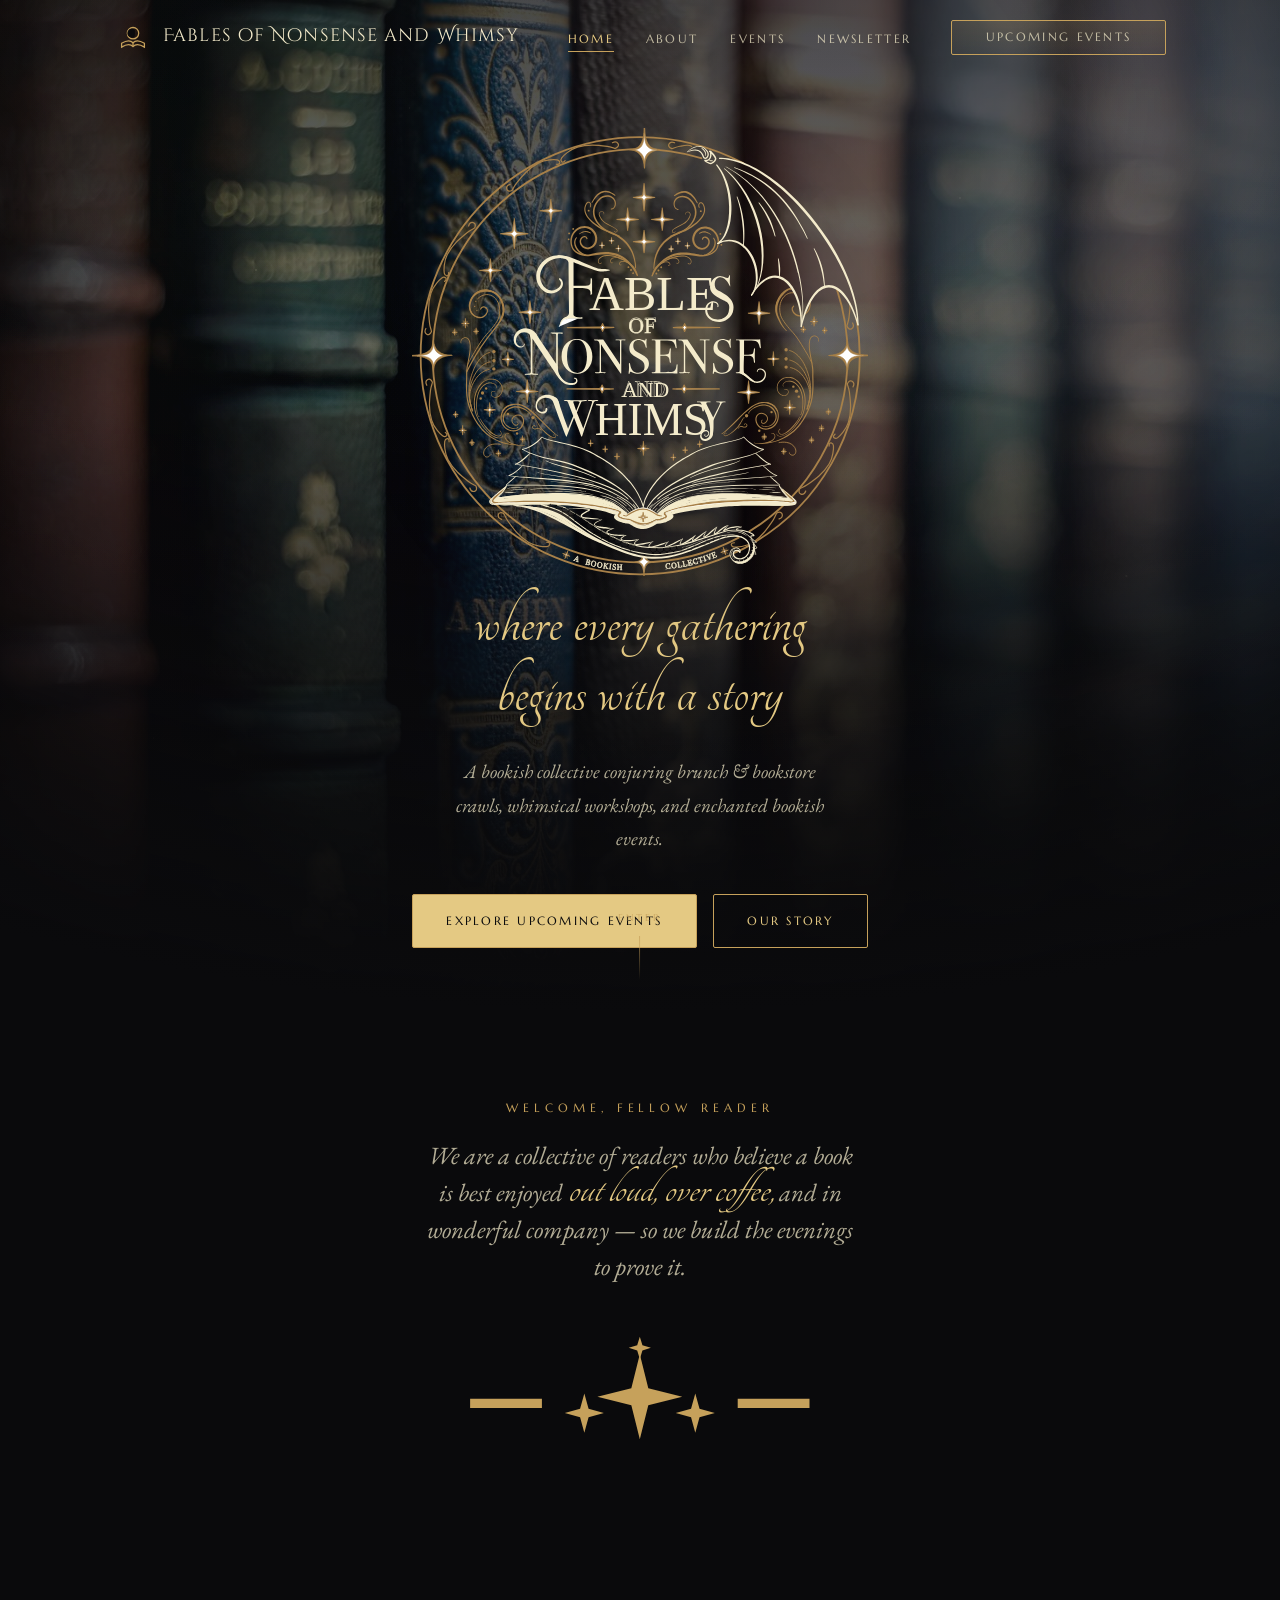
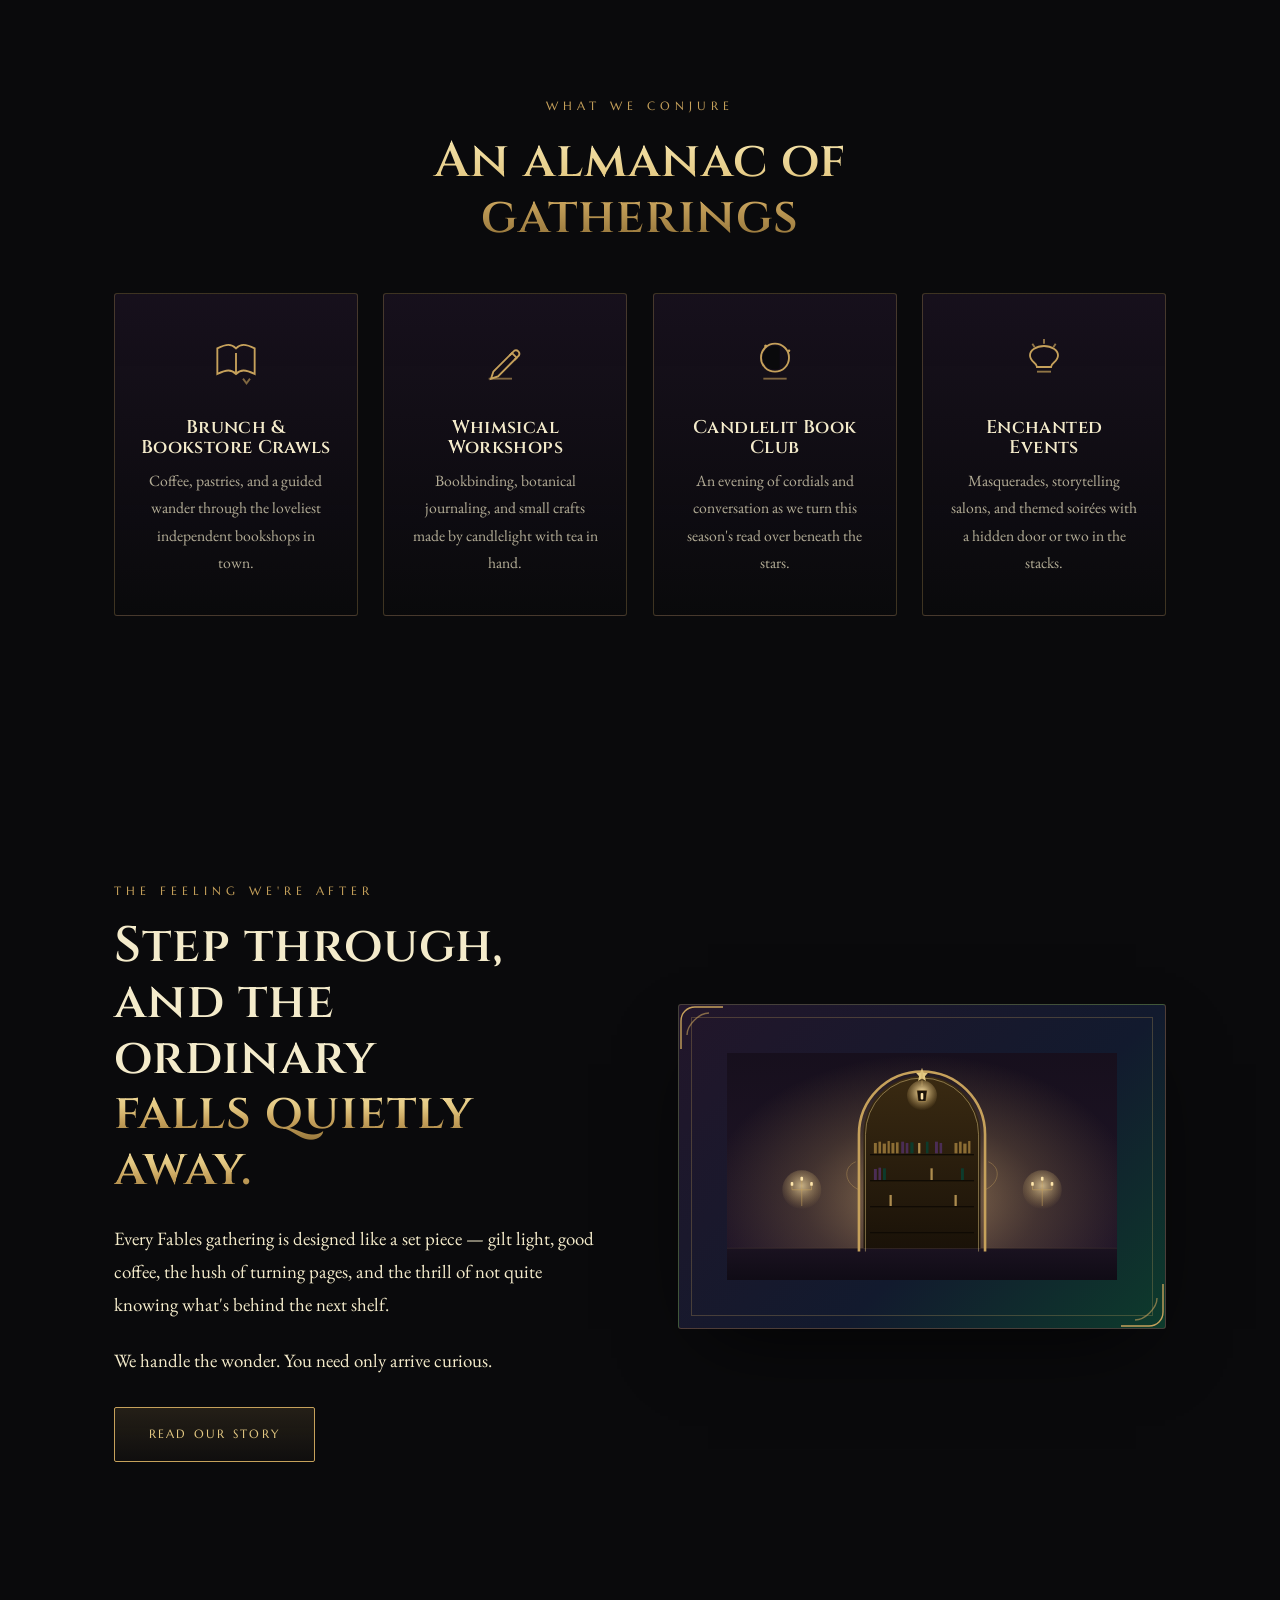
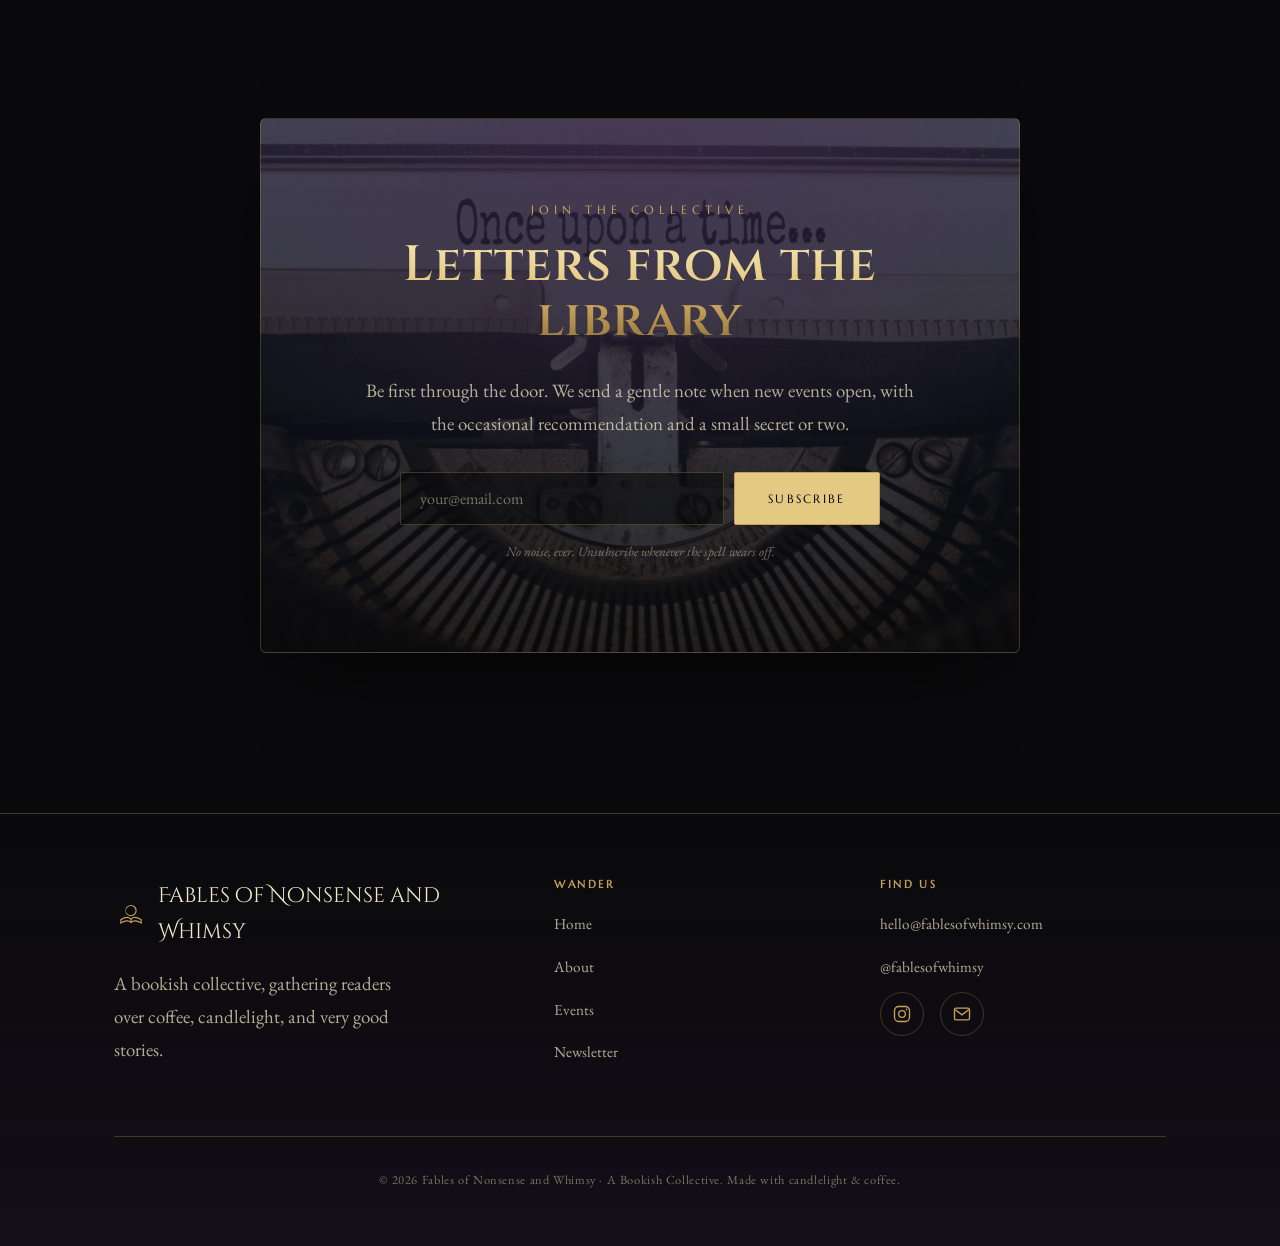
<file: index.html>
<!doctype html>
<html lang="en">
<head>
<meta charset="utf-8">
<meta name="viewport" content="width=device-width, initial-scale=1">
<title>Fables of Nonsense and Whimsy · A Bookish Collective</title>
<meta name="description" content="Fables of Nonsense and Whimsy is a bookish collective hosting brunch & bookstore crawls, whimsical workshops, a candlelit book club, and enchanted bookish events. Magic meets art nouveau.">
<link rel="icon" href="assets/logo/fables-logo.svg">
<meta property="og:title" content="Fables of Nonsense and Whimsy · A Bookish Collective">
<meta property="og:description" content="Brunch & bookstore crawls, whimsical workshops, book club, and enchanted bookish events.">
<meta property="og:type" content="website">
<link rel="preconnect" href="https://fonts.googleapis.com">
<link rel="preconnect" href="https://fonts.gstatic.com" crossorigin>
<link href="https://fonts.googleapis.com/css2?family=Cinzel:wght@400;500;600&family=Cinzel+Decorative:wght@400;700&family=EB+Garamond:ital,wght@0,400;0,500;1,400&family=Marcellus&family=Tangerine:wght@400;700&display=swap" rel="stylesheet">
<link rel="stylesheet" href="assets/css/style.css">
</head>
<body>

<!-- ============ HEADER ============ -->
<header class="site-header">
  <nav class="nav wrap" aria-label="Primary">
    <a class="nav__brand" href="index.html" aria-label="Fables of Nonsense and Whimsy — home">
      <svg class="nav__mark" viewBox="0 0 60 60" fill="none" stroke="currentColor" stroke-width="2" aria-hidden="true">
        <circle cx="30" cy="24" r="9"/><path d="M33 19a7 7 0 1 0 0 10" fill="#0a0a0c" stroke="none"/>
        <path d="M12 40c8-5 14-5 18-1 4-4 10-4 18 1v6c-8-5-14-5-18-1-4-4-10-4-18 1z"/>
        <path d="M30 39v6"/>
      </svg>
      <span>Fables of Nonsense and Whimsy</span>
    </a>
    <button class="nav__toggle" aria-label="Menu" aria-expanded="false" aria-controls="primary-menu">
      <svg viewBox="0 0 24 24" fill="none" stroke="currentColor" stroke-width="1.6"><path d="M4 7h16M4 12h16M4 17h16"/></svg>
    </button>
    <ul class="nav__links" id="primary-menu">
      <li><a href="index.html" aria-current="page">Home</a></li>
      <li><a href="about.html">About</a></li>
      <li><a href="events.html">Events</a></li>
      <li><a href="index.html#newsletter">Newsletter</a></li>
      <li class="nav__cta"><a class="btn" href="events.html">Upcoming Events</a></li>
    </ul>
  </nav>
</header>

<main>

<!-- ============ HERO ============ -->
<section class="hero">
  <div class="hero__media">
    <img src="assets/img/header-books.jpg" alt="" onerror="this.onerror=null;this.src='assets/img/tower-starfield.svg'">
  </div>
  <div class="hero__inner reveal in">
    <h1 class="hero__crest"><img src="assets/logo/fables-crest.svg" alt="Fables of Nonsense and Whimsy — a bookish collective"></h1>
    <p class="hero__tagline">where every gathering<br>begins with a story</p>
    <p class="hero__sub">A bookish collective conjuring brunch &amp; bookstore crawls, whimsical workshops, and enchanted bookish events.</p>
    <div class="hero__cta">
      <a class="btn btn--solid" href="events.html">Explore Upcoming Events</a>
      <a class="btn btn--ghost" href="about.html">Our Story</a>
    </div>
  </div>
  <div class="hero__scroll"><span>Enter</span></div>
</section>

<!-- ============ INTRO ============ -->
<section class="section section--tight">
  <div class="wrap center measure">
    <p class="eyebrow reveal">Welcome, fellow reader</p>
    <p class="lead reveal d1" style="font-size:1.55rem;line-height:1.5">
      We are a collective of readers who believe a book is best enjoyed
      <span class="script">out loud, over coffee,</span>
      and in wonderful company — so we build the evenings to prove it.
    </p>
    <div class="divider reveal d2" style="margin-top:2.5rem">
      <span class="rule"></span>
      <svg viewBox="0 0 60 24" width="60" fill="none" stroke="currentColor" stroke-width="1.4" aria-hidden="true">
        <g fill="currentColor" stroke="none">
          <path d="M30 4.5 31.3 9.7 36.5 11 31.3 12.3 30 17.5 28.7 12.3 23.5 11 28.7 9.7Z"/>
          <path d="M21.5 10.5 22.15 12.85 24.5 13.5 22.15 14.15 21.5 16.5 20.85 14.15 18.5 13.5 20.85 12.85Z"/>
          <path d="M38.5 10.5 39.15 12.85 41.5 13.5 39.15 14.15 38.5 16.5 37.85 14.15 35.5 13.5 37.85 12.85Z"/>
          <path d="M30 1.8 30.4 3.1 31.7 3.5 30.4 3.9 30 5.2 29.6 3.9 28.3 3.5 29.6 3.1Z"/>
        </g>
        <path d="M4 12h11M45 12h11"/>
      </svg>
      <span class="rule"></span>
    </div>
  </div>
</section>

<!-- ============ OFFERINGS ============ -->
<section class="section" id="offerings">
  <div class="wrap">
    <div class="center measure">
      <p class="eyebrow reveal">What we conjure</p>
      <h2 class="gilt reveal d1">An almanac of gatherings</h2>
    </div>
    <div class="offerings">
      <article class="offer reveal">
        <svg class="offer__icon" viewBox="0 0 48 48" fill="none" stroke="currentColor" stroke-width="1.6" aria-hidden="true">
          <path d="M8 14c8-4 12-4 16 0 4-4 8-4 16 0v22c-8-4-12-4-16 0-4-4-8-4-16 0z"/><path d="M24 18v18"/>
          <path d="M30 40l3 4 3-4" opacity=".6"/>
        </svg>
        <h3>Brunch &amp; Bookstore Crawls</h3>
        <p>Coffee, pastries, and a guided wander through the loveliest independent bookshops in town.</p>
      </article>
      <article class="offer reveal d1">
        <svg class="offer__icon" viewBox="0 0 48 48" fill="none" stroke="currentColor" stroke-width="1.6" aria-hidden="true">
          <path d="M14 34l16-16 4 4-16 16-6 2z"/><path d="M28 20l4-4a3 3 0 0 1 4 4l-4 4"/>
          <path d="M10 40h20" opacity=".6"/>
        </svg>
        <h3>Whimsical Workshops</h3>
        <p>Bookbinding, botanical journaling, and small crafts made by candlelight with tea in hand.</p>
      </article>
      <article class="offer reveal d2">
        <svg class="offer__icon" viewBox="0 0 48 48" fill="none" stroke="currentColor" stroke-width="1.6" aria-hidden="true">
          <circle cx="24" cy="22" r="12"/><path d="M28 13a10 10 0 1 0 0 18" fill="#0a0a0c" stroke="none"/>
          <circle cx="16" cy="12" r="1.3" fill="currentColor" stroke="none"/><circle cx="36" cy="16" r="1.1" fill="currentColor" stroke="none"/>
          <path d="M14 40h20" opacity=".6"/>
        </svg>
        <h3>Candlelit Book Club</h3>
        <p>An evening of cordials and conversation as we turn this season's read over beneath the stars.</p>
      </article>
      <article class="offer reveal d3">
        <svg class="offer__icon" viewBox="0 0 48 48" fill="none" stroke="currentColor" stroke-width="1.6" aria-hidden="true">
          <path d="M12 20a12 8 0 0 1 24 0c0 6-6 6-6 10H18c0-4-6-4-6-10z"/><path d="M18 34h12" opacity=".7"/>
          <path d="M24 6v4M14 10l2 3M34 10l-2 3" opacity=".7"/>
        </svg>
        <h3>Enchanted Events</h3>
        <p>Masquerades, storytelling salons, and themed soirées with a hidden door or two in the stacks.</p>
      </article>
    </div>
  </div>
</section>

<!-- ============ FEATURE SPLIT ============ -->
<section class="section">
  <div class="wrap split split--reverse">
    <div class="split__media reveal">
      <div class="frame-img frame-img--wide gilt-frame">
        <img src="assets/img/library-archway.svg" alt="A grand candlelit library with a hidden brick archway" onerror="this.style.opacity=0">
        <svg class="corner corner--tl" viewBox="0 0 46 46" fill="none" stroke="currentColor" stroke-width="1.4" aria-hidden="true"><path d="M2 44V16C2 8 8 2 16 2h28"/><path d="M8 30c0-10 12-22 22-22" opacity=".6"/></svg>
        <svg class="corner corner--br" viewBox="0 0 46 46" fill="none" stroke="currentColor" stroke-width="1.4" aria-hidden="true"><path d="M2 44V16C2 8 8 2 16 2h28"/><path d="M8 30c0-10 12-22 22-22" opacity=".6"/></svg>
      </div>
    </div>
    <div class="split__body reveal d1">
      <p class="eyebrow">The feeling we're after</p>
      <h2>Step through, and the ordinary<br><span class="gilt">falls quietly away.</span></h2>
      <p>Every Fables gathering is designed like a set piece — gilt light, good coffee, the hush of turning pages, and the thrill of not quite knowing what's behind the next shelf.</p>
      <p>We handle the wonder. You need only arrive curious.</p>
      <a class="btn" href="about.html" style="margin-top:.5rem">Read our story</a>
    </div>
  </div>
</section>

<!-- ============ NEWSLETTER ============ -->
<section class="section newsletter" id="newsletter">
  <div class="wrap">
    <div class="newsletter__panel reveal">
      <p class="eyebrow">Join the collective</p>
      <h2 class="gilt">Letters from the library</h2>
      <p class="measure" style="margin-inline:auto;color:var(--ink-soft)">Be first through the door. We send a gentle note when new events open, with the occasional recommendation and a small secret or two.</p>
      <!-- TODO: connect this form to your provider (Mailchimp / Buttondown / ConvertKit).
           See assets/js — or replace action + method below with your embed. -->
      <form action="#" method="post" onsubmit="this.querySelector('.newsletter__ok').hidden=false;return false;">
        <label class="hidden" for="nl-email">Email address</label>
        <input id="nl-email" type="email" name="email" placeholder="your@email.com" required autocomplete="email">
        <button class="btn btn--solid" type="submit">Subscribe</button>
      </form>
      <p class="newsletter__ok gold-text" hidden style="margin-top:1rem">✦ Wonderful — check your inbox to confirm. ✦</p>
      <p class="newsletter__note">No noise, ever. Unsubscribe whenever the spell wears off.</p>
    </div>
  </div>
</section>

</main>

<!-- ============ FOOTER ============ -->
<footer class="site-footer">
  <div class="wrap">
    <div class="footer-grid footer">
      <div>
        <div class="footer-brand">
          <svg class="nav__mark" viewBox="0 0 60 60" fill="none" stroke="currentColor" stroke-width="2" aria-hidden="true">
            <circle cx="30" cy="24" r="9"/><path d="M33 19a7 7 0 1 0 0 10" fill="#0a0a0c" stroke="none"/>
            <path d="M12 40c8-5 14-5 18-1 4-4 10-4 18 1v6c-8-5-14-5-18-1-4-4-10-4-18 1z"/><path d="M30 39v6"/>
          </svg>
          <span>Fables of Nonsense and Whimsy</span>
        </div>
        <p style="color:var(--ink-soft);max-width:34ch">A bookish collective, gathering readers over coffee, candlelight, and very good stories.</p>
      </div>
      <div>
        <h4>Wander</h4>
        <ul>
          <li><a href="index.html">Home</a></li>
          <li><a href="about.html">About</a></li>
          <li><a href="events.html">Events</a></li>
          <li><a href="index.html#newsletter">Newsletter</a></li>
        </ul>
      </div>
      <div>
        <h4>Find us</h4>
        <ul>
          <li><a href="mailto:hello@fablesofwhimsy.com">hello@fablesofwhimsy.com</a></li>
          <li><a href="https://instagram.com/fablesofwhimsy" target="_blank" rel="noopener">@fablesofwhimsy</a></li>
        </ul>
        <div class="social">
          <a href="https://instagram.com/fablesofwhimsy" target="_blank" rel="noopener" aria-label="Instagram">
            <svg viewBox="0 0 24 24" fill="none" stroke="currentColor" stroke-width="1.6"><rect x="3" y="3" width="18" height="18" rx="5"/><circle cx="12" cy="12" r="4"/><circle cx="17.5" cy="6.5" r="1" fill="currentColor" stroke="none"/></svg>
          </a>
          <a href="mailto:hello@fablesofwhimsy.com" aria-label="Email">
            <svg viewBox="0 0 24 24" fill="none" stroke="currentColor" stroke-width="1.6"><rect x="3" y="5" width="18" height="14" rx="2"/><path d="M4 7l8 6 8-6"/></svg>
          </a>
        </div>
      </div>
    </div>
    <div class="footer-base">
      <p>© <span data-year>2026</span> Fables of Nonsense and Whimsy · A Bookish Collective. Made with candlelight &amp; coffee.</p>
    </div>
  </div>
</footer>

<script src="assets/js/main.js"></script>
</body>
</html>
</file>
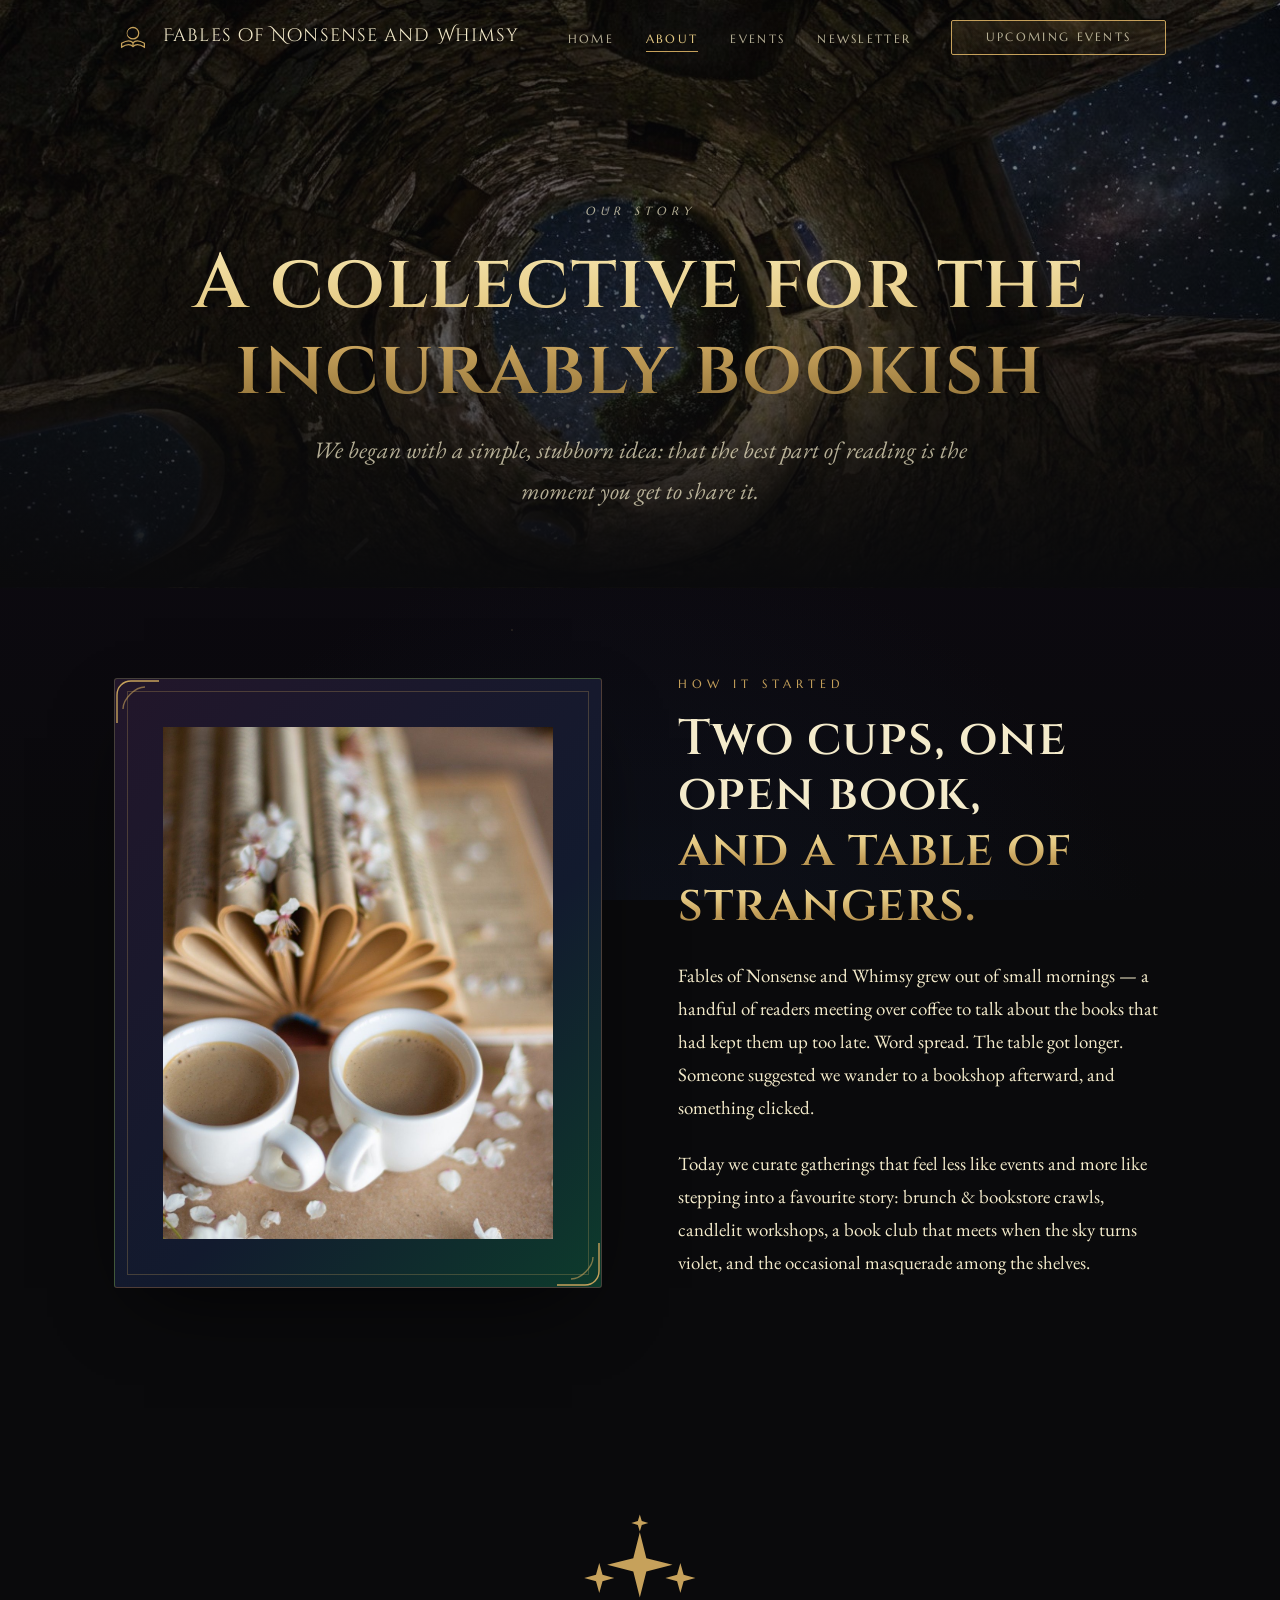
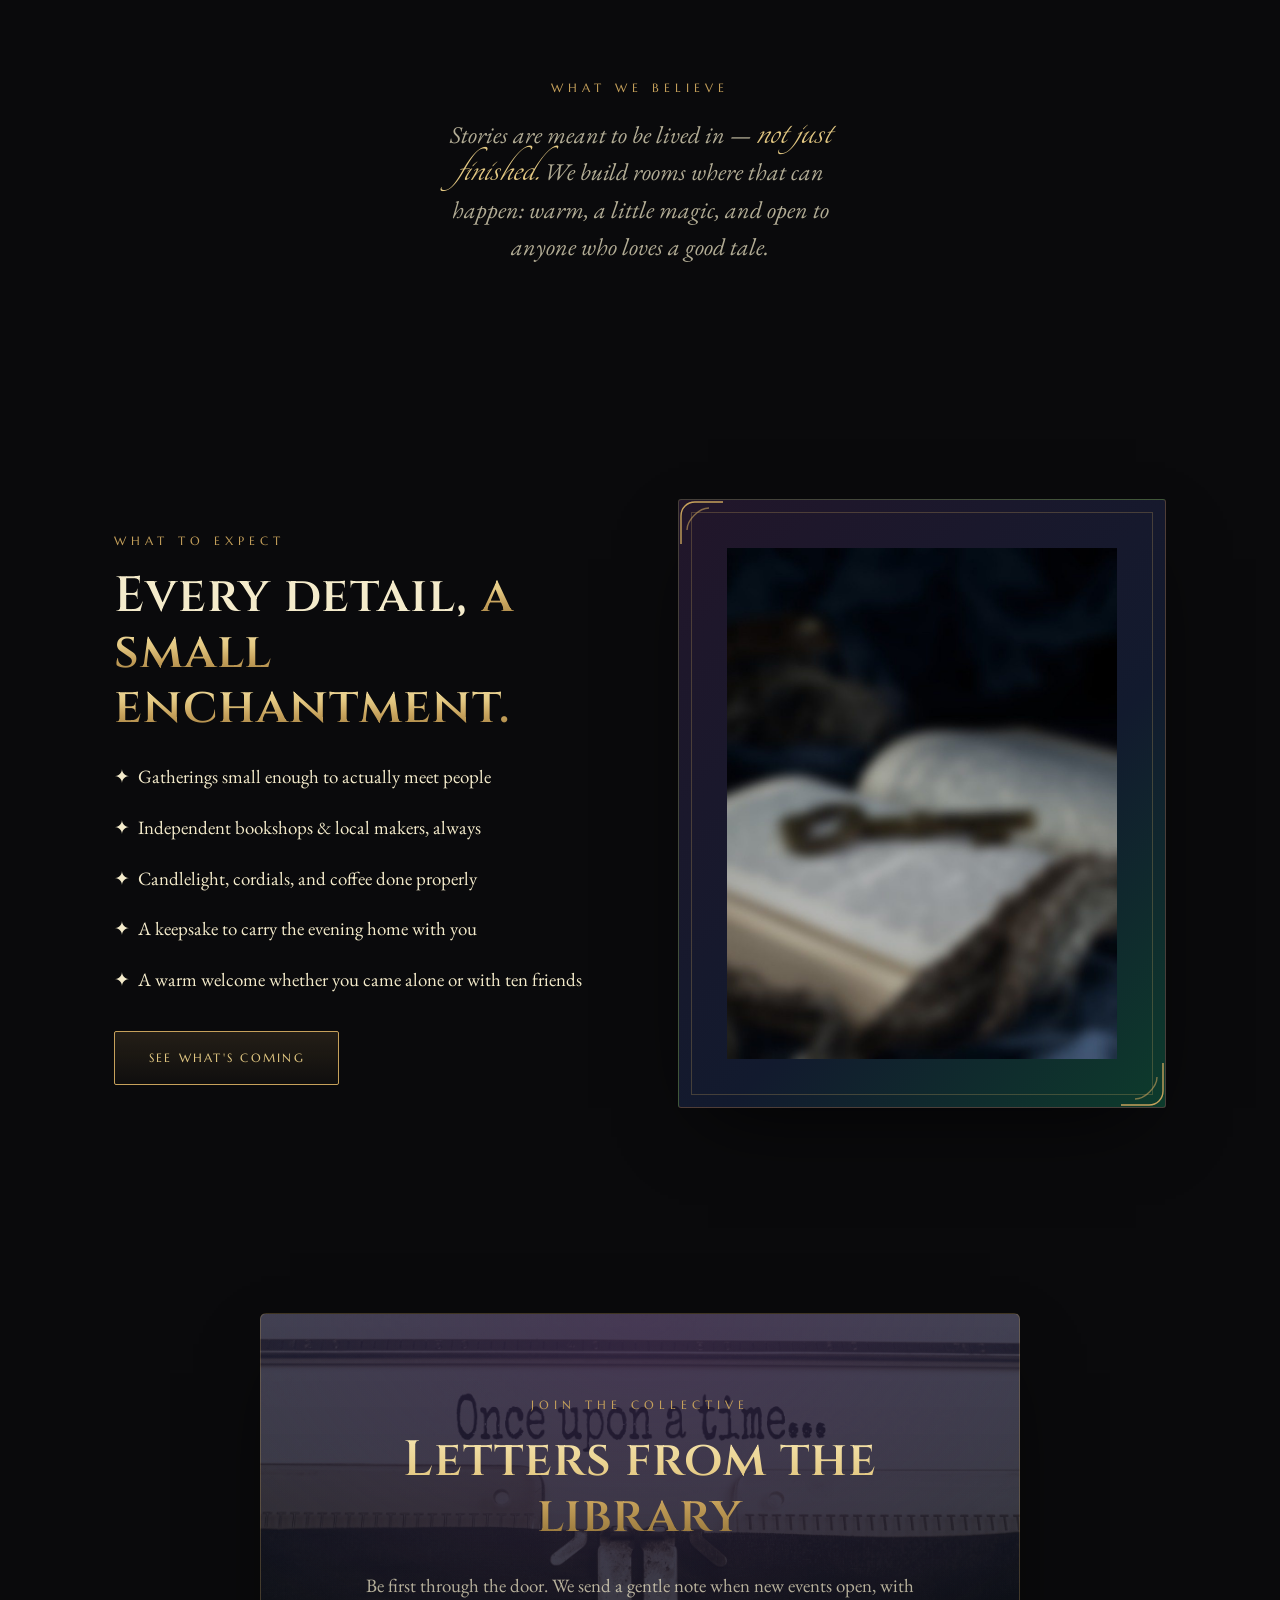
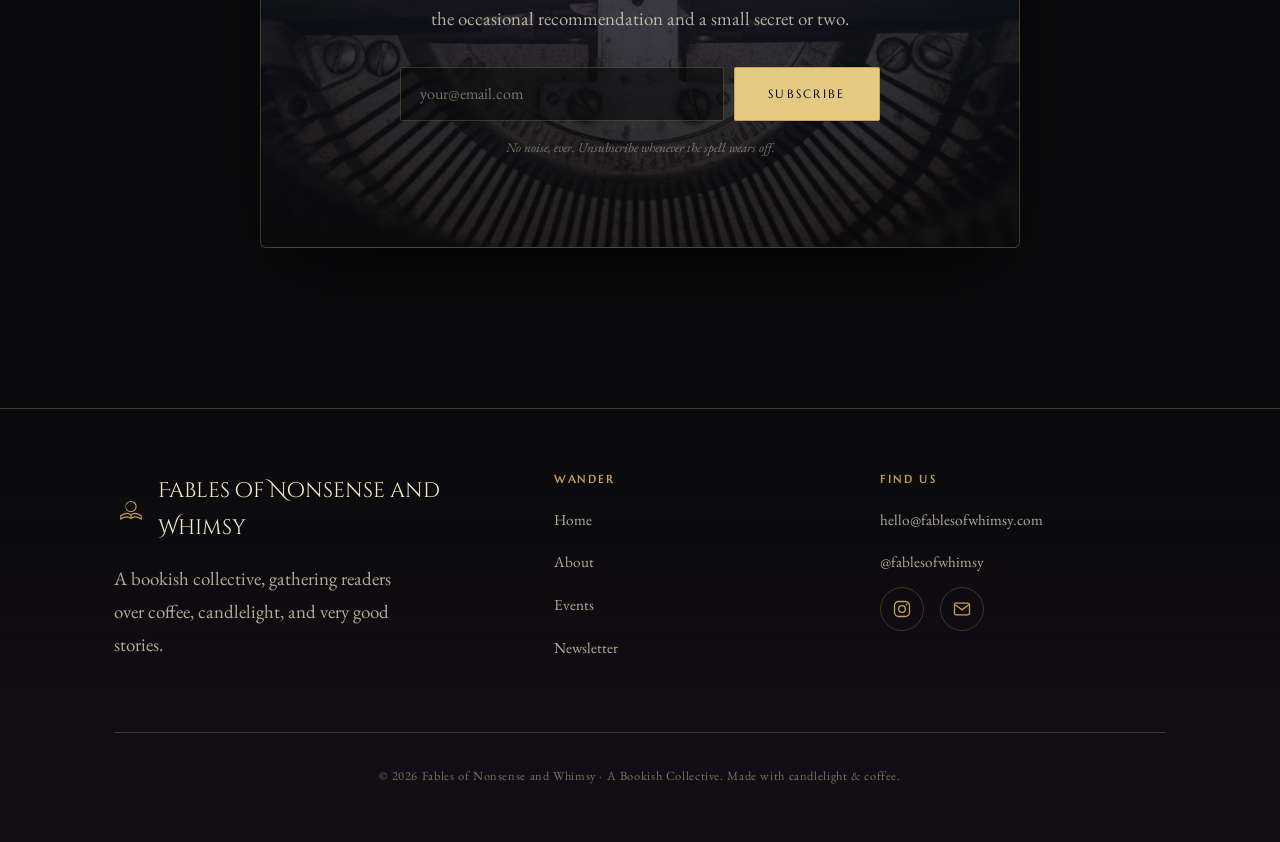
<file: about.html>
<!doctype html>
<html lang="en">
<head>
<meta charset="utf-8">
<meta name="viewport" content="width=device-width, initial-scale=1">
<title>About · Fables of Nonsense and Whimsy</title>
<meta name="description" content="The story behind Fables of Nonsense and Whimsy — a bookish collective gathering readers over coffee, candlelight, and very good stories.">
<link rel="icon" href="assets/logo/fables-logo.svg">
<link rel="preconnect" href="https://fonts.googleapis.com">
<link rel="preconnect" href="https://fonts.gstatic.com" crossorigin>
<link href="https://fonts.googleapis.com/css2?family=Cinzel:wght@400;500;600&family=Cinzel+Decorative:wght@400;700&family=EB+Garamond:ital,wght@0,400;0,500;1,400&family=Marcellus&family=Tangerine:wght@400;700&display=swap" rel="stylesheet">
<link rel="stylesheet" href="assets/css/style.css">
</head>
<body>

<header class="site-header">
  <nav class="nav wrap" aria-label="Primary">
    <a class="nav__brand" href="index.html" aria-label="Fables of Nonsense and Whimsy — home">
      <svg class="nav__mark" viewBox="0 0 60 60" fill="none" stroke="currentColor" stroke-width="2" aria-hidden="true">
        <circle cx="30" cy="24" r="9"/><path d="M33 19a7 7 0 1 0 0 10" fill="#0a0a0c" stroke="none"/>
        <path d="M12 40c8-5 14-5 18-1 4-4 10-4 18 1v6c-8-5-14-5-18-1-4-4-10-4-18 1z"/><path d="M30 39v6"/>
      </svg>
      <span>Fables of Nonsense and Whimsy</span>
    </a>
    <button class="nav__toggle" aria-label="Menu" aria-expanded="false" aria-controls="primary-menu">
      <svg viewBox="0 0 24 24" fill="none" stroke="currentColor" stroke-width="1.6"><path d="M4 7h16M4 12h16M4 17h16"/></svg>
    </button>
    <ul class="nav__links" id="primary-menu">
      <li><a href="index.html">Home</a></li>
      <li><a href="about.html" aria-current="page">About</a></li>
      <li><a href="events.html">Events</a></li>
      <li><a href="index.html#newsletter">Newsletter</a></li>
      <li class="nav__cta"><a class="btn" href="events.html">Upcoming Events</a></li>
    </ul>
  </nav>
</header>

<main>

<header class="page-head page-head--media page-head--stars wrap">
  <p class="eyebrow reveal">Our story</p>
  <h1 class="gilt reveal d1">A collective for the<br>incurably bookish</h1>
  <p class="lead measure reveal d2">We began with a simple, stubborn idea: that the best part of reading is the moment you get to share it.</p>
</header>

<section class="section section--tight">
  <div class="wrap split">
    <div class="split__media reveal">
      <div class="frame-img gilt-frame">
        <img src="assets/img/coffee-books.jpg" alt="Two cups of espresso beside an open book strewn with blossoms" onerror="this.style.opacity=0">
        <svg class="corner corner--tl" viewBox="0 0 46 46" fill="none" stroke="currentColor" stroke-width="1.4" aria-hidden="true"><path d="M2 44V16C2 8 8 2 16 2h28"/><path d="M8 30c0-10 12-22 22-22" opacity=".6"/></svg>
        <svg class="corner corner--br" viewBox="0 0 46 46" fill="none" stroke="currentColor" stroke-width="1.4" aria-hidden="true"><path d="M2 44V16C2 8 8 2 16 2h28"/><path d="M8 30c0-10 12-22 22-22" opacity=".6"/></svg>
      </div>
    </div>
    <div class="split__body reveal d1">
      <p class="eyebrow">How it started</p>
      <h2>Two cups, one open book,<br><span class="gilt">and a table of strangers.</span></h2>
      <p>Fables of Nonsense and Whimsy grew out of small mornings — a handful of readers meeting over coffee to talk about the books that had kept them up too late. Word spread. The table got longer. Someone suggested we wander to a bookshop afterward, and something clicked.</p>
      <p>Today we curate gatherings that feel less like events and more like stepping into a favourite story: brunch &amp; bookstore crawls, candlelit workshops, a book club that meets when the sky turns violet, and the occasional masquerade among the shelves.</p>
    </div>
  </div>
</section>

<section class="section">
  <div class="wrap center measure">
    <div class="divider divider--sm reveal" style="margin-bottom:2rem">
      <span class="rule"></span>
      <svg viewBox="0 0 40 20" width="52" fill="currentColor" stroke="none" aria-hidden="true"><path d="M20 4 21 8 25 9 21 10 20 14 19 10 15 9 19 8Z"/><path d="M13.8 8.7 14.3 10.5 16.1 11 14.3 11.5 13.8 13.3 13.3 11.5 11.5 11 13.3 10.5Z"/><path d="M26.2 8.7 26.7 10.5 28.5 11 26.7 11.5 26.2 13.3 25.7 11.5 23.9 11 25.7 10.5Z"/><path d="M20 1.3 20.3 2.3 21.3 2.6 20.3 2.9 20 3.9 19.7 2.9 18.7 2.6 19.7 2.3Z"/></svg>
      <span class="rule"></span>
    </div>
    <p class="eyebrow reveal">What we believe</p>
    <p class="lead reveal d1" style="font-size:1.5rem;line-height:1.55">Stories are meant to be lived in — <span class="script">not just finished.</span> We build rooms where that can happen: warm, a little magic, and open to anyone who loves a good tale.</p>
  </div>
</section>

<section class="section section--tight">
  <div class="wrap split split--reverse">
    <div class="split__media reveal">
      <div class="frame-img gilt-frame">
        <img src="assets/img/key-book.jpg" alt="An antique key resting on the pages of an old book" onerror="this.style.opacity=0">
        <svg class="corner corner--tl" viewBox="0 0 46 46" fill="none" stroke="currentColor" stroke-width="1.4" aria-hidden="true"><path d="M2 44V16C2 8 8 2 16 2h28"/><path d="M8 30c0-10 12-22 22-22" opacity=".6"/></svg>
        <svg class="corner corner--br" viewBox="0 0 46 46" fill="none" stroke="currentColor" stroke-width="1.4" aria-hidden="true"><path d="M2 44V16C2 8 8 2 16 2h28"/><path d="M8 30c0-10 12-22 22-22" opacity=".6"/></svg>
      </div>
    </div>
    <div class="split__body reveal d1">
      <p class="eyebrow">What to expect</p>
      <h2>Every detail, <span class="gilt">a small enchantment.</span></h2>
      <ul class="stack" style="list-style:none;padding:0">
        <li>✦ &nbsp;Gatherings small enough to actually meet people</li>
        <li>✦ &nbsp;Independent bookshops &amp; local makers, always</li>
        <li>✦ &nbsp;Candlelight, cordials, and coffee done properly</li>
        <li>✦ &nbsp;A keepsake to carry the evening home with you</li>
        <li>✦ &nbsp;A warm welcome whether you came alone or with ten friends</li>
      </ul>
      <a class="btn" href="events.html" style="margin-top:1rem">See what's coming</a>
    </div>
  </div>
</section>

<!-- Newsletter -->
<section class="section newsletter" id="newsletter">
  <div class="wrap">
    <div class="newsletter__panel reveal">
      <p class="eyebrow">Join the collective</p>
      <h2 class="gilt">Letters from the library</h2>
      <p class="measure" style="margin-inline:auto;color:var(--ink-soft)">Be first through the door. We send a gentle note when new events open, with the occasional recommendation and a small secret or two.</p>
      <form action="#" method="post" onsubmit="this.querySelector('.newsletter__ok').hidden=false;return false;">
        <label class="hidden" for="nl-email">Email address</label>
        <input id="nl-email" type="email" name="email" placeholder="your@email.com" required autocomplete="email">
        <button class="btn btn--solid" type="submit">Subscribe</button>
      </form>
      <p class="newsletter__ok gold-text" hidden style="margin-top:1rem">✦ Wonderful — check your inbox to confirm. ✦</p>
      <p class="newsletter__note">No noise, ever. Unsubscribe whenever the spell wears off.</p>
    </div>
  </div>
</section>

</main>

<footer class="site-footer">
  <div class="wrap">
    <div class="footer-grid footer">
      <div>
        <div class="footer-brand">
          <svg class="nav__mark" viewBox="0 0 60 60" fill="none" stroke="currentColor" stroke-width="2" aria-hidden="true">
            <circle cx="30" cy="24" r="9"/><path d="M33 19a7 7 0 1 0 0 10" fill="#0a0a0c" stroke="none"/>
            <path d="M12 40c8-5 14-5 18-1 4-4 10-4 18 1v6c-8-5-14-5-18-1-4-4-10-4-18 1z"/><path d="M30 39v6"/>
          </svg>
          <span>Fables of Nonsense and Whimsy</span>
        </div>
        <p style="color:var(--ink-soft);max-width:34ch">A bookish collective, gathering readers over coffee, candlelight, and very good stories.</p>
      </div>
      <div>
        <h4>Wander</h4>
        <ul>
          <li><a href="index.html">Home</a></li>
          <li><a href="about.html">About</a></li>
          <li><a href="events.html">Events</a></li>
          <li><a href="index.html#newsletter">Newsletter</a></li>
        </ul>
      </div>
      <div>
        <h4>Find us</h4>
        <ul>
          <li><a href="mailto:hello@fablesofwhimsy.com">hello@fablesofwhimsy.com</a></li>
          <li><a href="https://instagram.com/fablesofwhimsy" target="_blank" rel="noopener">@fablesofwhimsy</a></li>
        </ul>
        <div class="social">
          <a href="https://instagram.com/fablesofwhimsy" target="_blank" rel="noopener" aria-label="Instagram">
            <svg viewBox="0 0 24 24" fill="none" stroke="currentColor" stroke-width="1.6"><rect x="3" y="3" width="18" height="18" rx="5"/><circle cx="12" cy="12" r="4"/><circle cx="17.5" cy="6.5" r="1" fill="currentColor" stroke="none"/></svg>
          </a>
          <a href="mailto:hello@fablesofwhimsy.com" aria-label="Email">
            <svg viewBox="0 0 24 24" fill="none" stroke="currentColor" stroke-width="1.6"><rect x="3" y="5" width="18" height="14" rx="2"/><path d="M4 7l8 6 8-6"/></svg>
          </a>
        </div>
      </div>
    </div>
    <div class="footer-base">
      <p>© <span data-year>2026</span> Fables of Nonsense and Whimsy · A Bookish Collective. Made with candlelight &amp; coffee.</p>
    </div>
  </div>
</footer>

<script src="assets/js/main.js"></script>
</body>
</html>
</file>
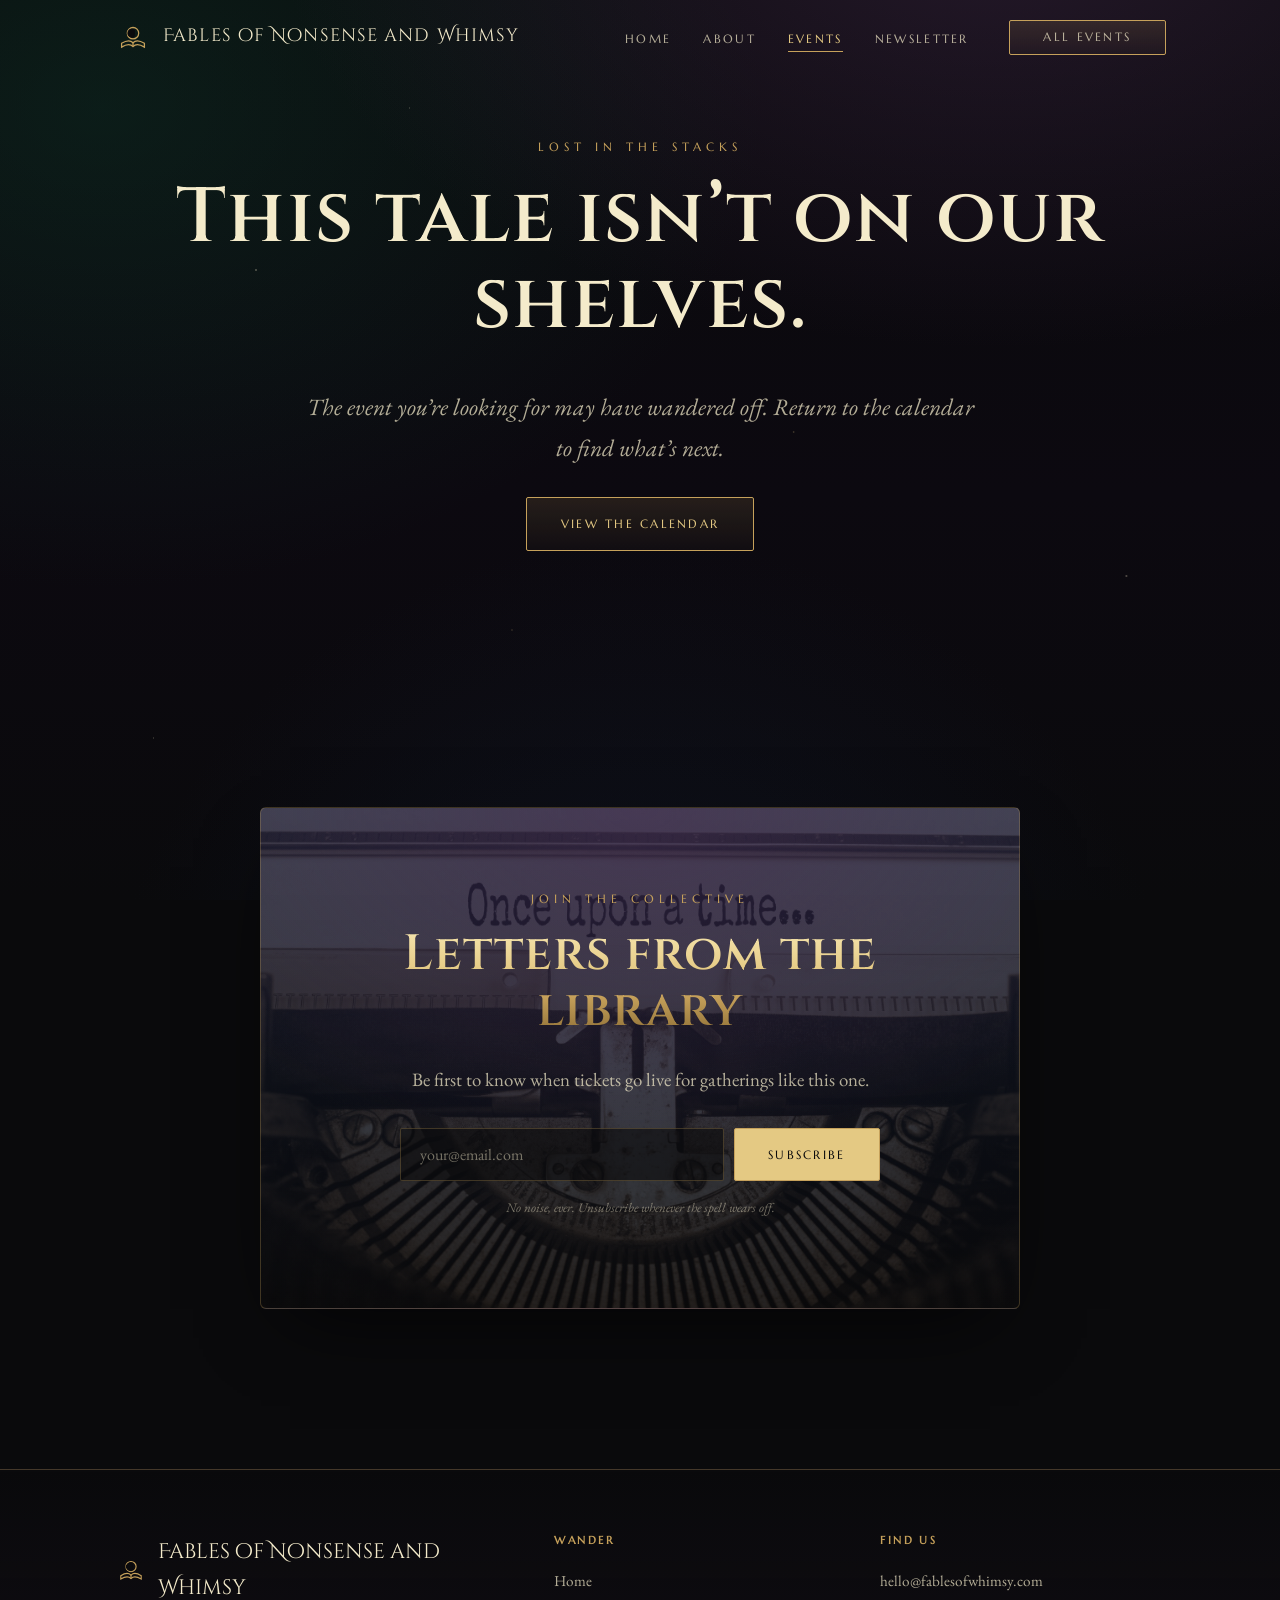
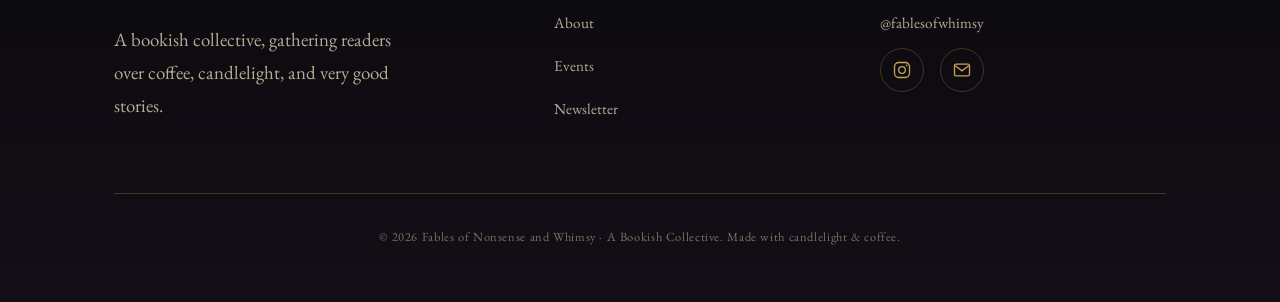
<file: event.html>
<!doctype html>
<html lang="en">
<head>
<meta charset="utf-8">
<meta name="viewport" content="width=device-width, initial-scale=1">
<title>Event · Fables of Nonsense and Whimsy</title>
<meta name="description" content="Event details from Fables of Nonsense and Whimsy — a bookish collective.">
<link rel="icon" href="assets/logo/fables-logo.svg">
<link rel="preconnect" href="https://fonts.googleapis.com">
<link rel="preconnect" href="https://fonts.gstatic.com" crossorigin>
<link href="https://fonts.googleapis.com/css2?family=Cinzel:wght@400;500;600&family=Cinzel+Decorative:wght@400;700&family=EB+Garamond:ital,wght@0,400;0,500;1,400&family=Marcellus&family=Tangerine:wght@400;700&display=swap" rel="stylesheet">
<link rel="stylesheet" href="assets/css/style.css">
</head>
<body>

<header class="site-header">
  <nav class="nav wrap" aria-label="Primary">
    <a class="nav__brand" href="index.html" aria-label="Fables of Nonsense and Whimsy — home">
      <svg class="nav__mark" viewBox="0 0 60 60" fill="none" stroke="currentColor" stroke-width="2" aria-hidden="true">
        <circle cx="30" cy="24" r="9"/><path d="M33 19a7 7 0 1 0 0 10" fill="#0a0a0c" stroke="none"/>
        <path d="M12 40c8-5 14-5 18-1 4-4 10-4 18 1v6c-8-5-14-5-18-1-4-4-10-4-18 1z"/><path d="M30 39v6"/>
      </svg>
      <span>Fables of Nonsense and Whimsy</span>
    </a>
    <button class="nav__toggle" aria-label="Menu" aria-expanded="false" aria-controls="primary-menu">
      <svg viewBox="0 0 24 24" fill="none" stroke="currentColor" stroke-width="1.6"><path d="M4 7h16M4 12h16M4 17h16"/></svg>
    </button>
    <ul class="nav__links" id="primary-menu">
      <li><a href="index.html">Home</a></li>
      <li><a href="about.html">About</a></li>
      <li><a href="events.html" aria-current="page">Events</a></li>
      <li><a href="index.html#newsletter">Newsletter</a></li>
      <li class="nav__cta"><a class="btn" href="events.html">All Events</a></li>
    </ul>
  </nav>
</header>

<main id="event-detail">
  <!-- rendered from assets/js/events-render.js based on ?e=<slug> -->
  <div class="wrap section center"><p class="lead">Opening the page…</p></div>
</main>

<!-- Newsletter -->
<section class="section newsletter" id="newsletter">
  <div class="wrap">
    <div class="newsletter__panel reveal">
      <p class="eyebrow">Join the collective</p>
      <h2 class="gilt">Letters from the library</h2>
      <p class="measure" style="margin-inline:auto;color:var(--ink-soft)">Be first to know when tickets go live for gatherings like this one.</p>
      <form action="#" method="post" onsubmit="this.querySelector('.newsletter__ok').hidden=false;return false;">
        <label class="hidden" for="nl-email">Email address</label>
        <input id="nl-email" type="email" name="email" placeholder="your@email.com" required autocomplete="email">
        <button class="btn btn--solid" type="submit">Subscribe</button>
      </form>
      <p class="newsletter__ok gold-text" hidden style="margin-top:1rem">✦ Wonderful — check your inbox to confirm. ✦</p>
      <p class="newsletter__note">No noise, ever. Unsubscribe whenever the spell wears off.</p>
    </div>
  </div>
</section>

<footer class="site-footer">
  <div class="wrap">
    <div class="footer-grid footer">
      <div>
        <div class="footer-brand">
          <svg class="nav__mark" viewBox="0 0 60 60" fill="none" stroke="currentColor" stroke-width="2" aria-hidden="true">
            <circle cx="30" cy="24" r="9"/><path d="M33 19a7 7 0 1 0 0 10" fill="#0a0a0c" stroke="none"/>
            <path d="M12 40c8-5 14-5 18-1 4-4 10-4 18 1v6c-8-5-14-5-18-1-4-4-10-4-18 1z"/><path d="M30 39v6"/>
          </svg>
          <span>Fables of Nonsense and Whimsy</span>
        </div>
        <p style="color:var(--ink-soft);max-width:34ch">A bookish collective, gathering readers over coffee, candlelight, and very good stories.</p>
      </div>
      <div>
        <h4>Wander</h4>
        <ul>
          <li><a href="index.html">Home</a></li>
          <li><a href="about.html">About</a></li>
          <li><a href="events.html">Events</a></li>
          <li><a href="index.html#newsletter">Newsletter</a></li>
        </ul>
      </div>
      <div>
        <h4>Find us</h4>
        <ul>
          <li><a href="mailto:hello@fablesofwhimsy.com">hello@fablesofwhimsy.com</a></li>
          <li><a href="https://instagram.com/fablesofwhimsy" target="_blank" rel="noopener">@fablesofwhimsy</a></li>
        </ul>
        <div class="social">
          <a href="https://instagram.com/fablesofwhimsy" target="_blank" rel="noopener" aria-label="Instagram">
            <svg viewBox="0 0 24 24" fill="none" stroke="currentColor" stroke-width="1.6"><rect x="3" y="3" width="18" height="18" rx="5"/><circle cx="12" cy="12" r="4"/><circle cx="17.5" cy="6.5" r="1" fill="currentColor" stroke="none"/></svg>
          </a>
          <a href="mailto:hello@fablesofwhimsy.com" aria-label="Email">
            <svg viewBox="0 0 24 24" fill="none" stroke="currentColor" stroke-width="1.6"><rect x="3" y="5" width="18" height="14" rx="2"/><path d="M4 7l8 6 8-6"/></svg>
          </a>
        </div>
      </div>
    </div>
    <div class="footer-base">
      <p>© <span data-year>2026</span> Fables of Nonsense and Whimsy · A Bookish Collective. Made with candlelight &amp; coffee.</p>
    </div>
  </div>
</footer>

<script src="assets/js/main.js"></script>
<script src="assets/js/events-data.js"></script>
<script src="assets/js/events-render.js"></script>
</body>
</html>
</file>
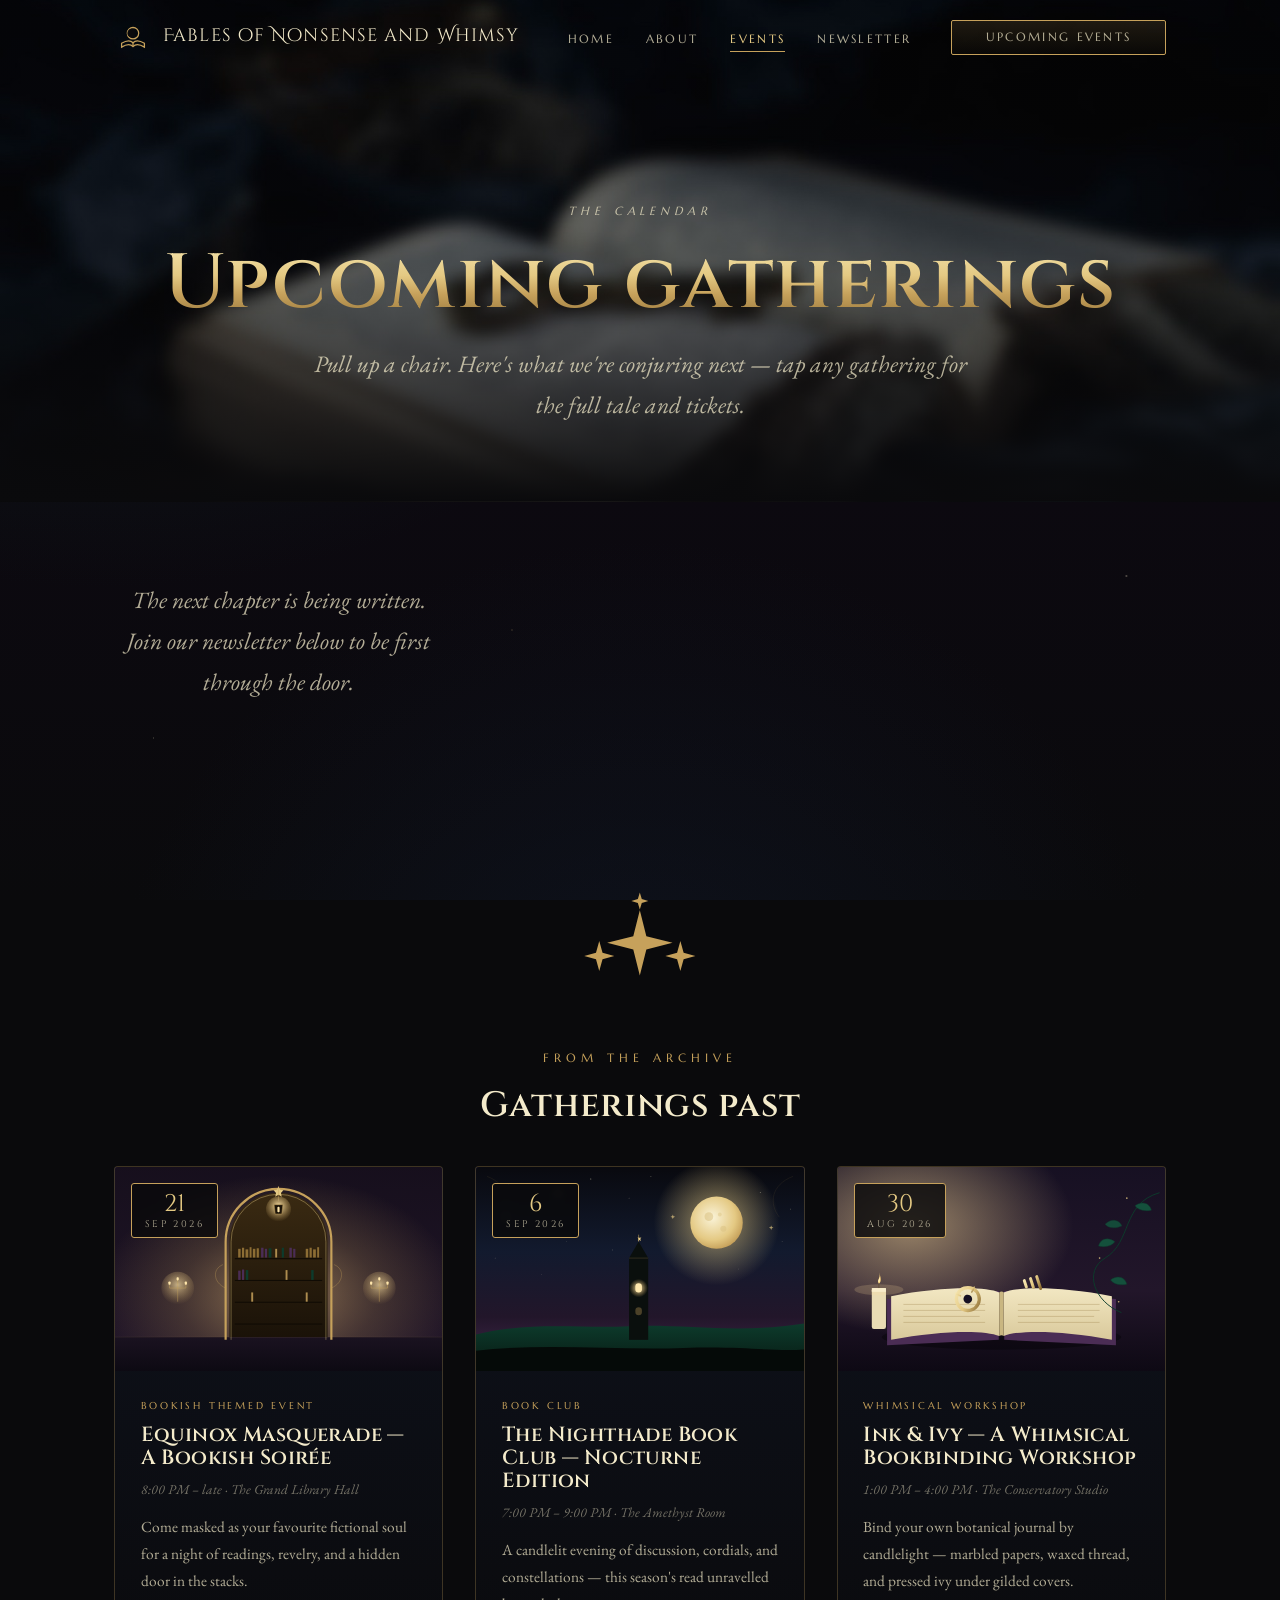
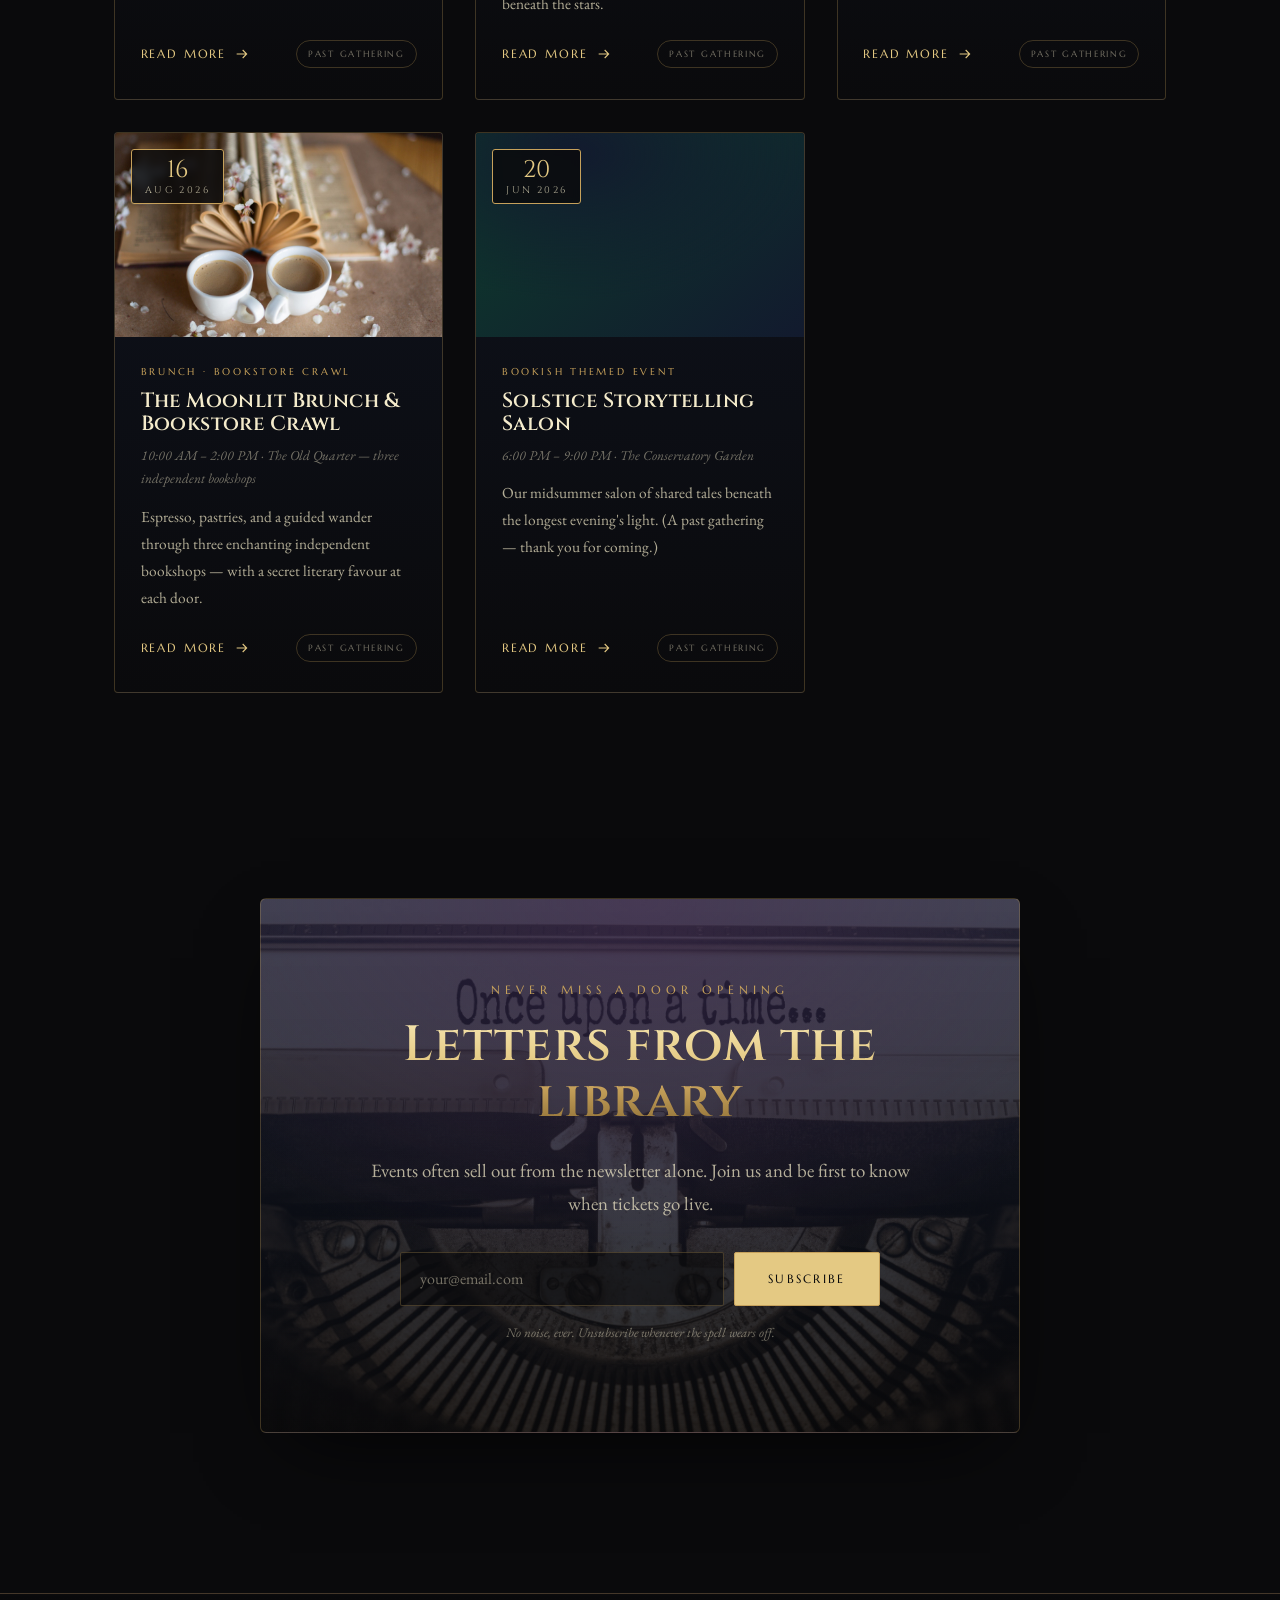
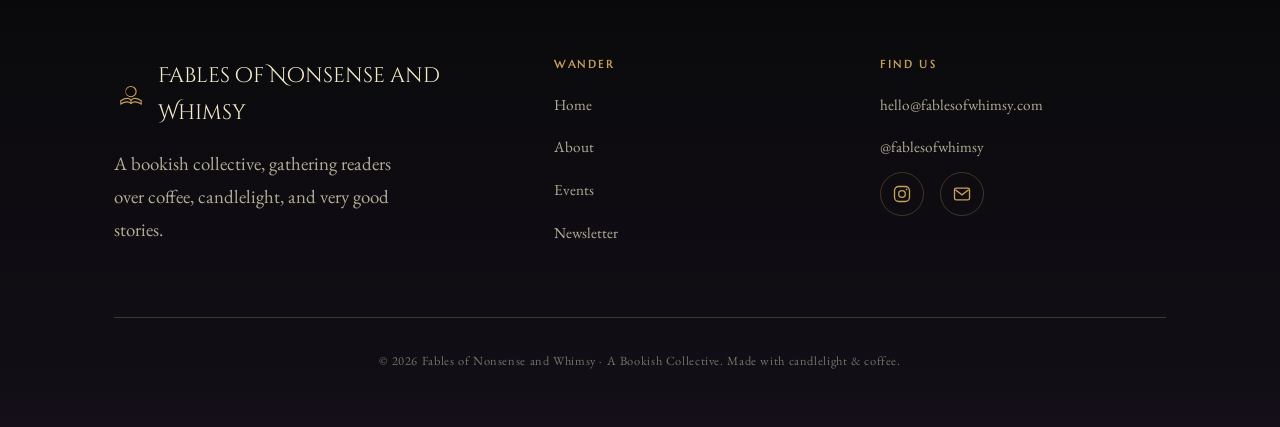
<file: events.html>
<!doctype html>
<html lang="en">
<head>
<meta charset="utf-8">
<meta name="viewport" content="width=device-width, initial-scale=1">
<title>Events · Fables of Nonsense and Whimsy</title>
<meta name="description" content="Upcoming brunch & bookstore crawls, whimsical workshops, book club nights, and enchanted bookish events from Fables of Nonsense and Whimsy.">
<link rel="icon" href="assets/logo/fables-logo.svg">
<link rel="preconnect" href="https://fonts.googleapis.com">
<link rel="preconnect" href="https://fonts.gstatic.com" crossorigin>
<link href="https://fonts.googleapis.com/css2?family=Cinzel:wght@400;500;600&family=Cinzel+Decorative:wght@400;700&family=EB+Garamond:ital,wght@0,400;0,500;1,400&family=Marcellus&family=Tangerine:wght@400;700&display=swap" rel="stylesheet">
<link rel="stylesheet" href="assets/css/style.css">
</head>
<body>

<header class="site-header">
  <nav class="nav wrap" aria-label="Primary">
    <a class="nav__brand" href="index.html" aria-label="Fables of Nonsense and Whimsy — home">
      <svg class="nav__mark" viewBox="0 0 60 60" fill="none" stroke="currentColor" stroke-width="2" aria-hidden="true">
        <circle cx="30" cy="24" r="9"/><path d="M33 19a7 7 0 1 0 0 10" fill="#0a0a0c" stroke="none"/>
        <path d="M12 40c8-5 14-5 18-1 4-4 10-4 18 1v6c-8-5-14-5-18-1-4-4-10-4-18 1z"/><path d="M30 39v6"/>
      </svg>
      <span>Fables of Nonsense and Whimsy</span>
    </a>
    <button class="nav__toggle" aria-label="Menu" aria-expanded="false" aria-controls="primary-menu">
      <svg viewBox="0 0 24 24" fill="none" stroke="currentColor" stroke-width="1.6"><path d="M4 7h16M4 12h16M4 17h16"/></svg>
    </button>
    <ul class="nav__links" id="primary-menu">
      <li><a href="index.html">Home</a></li>
      <li><a href="about.html">About</a></li>
      <li><a href="events.html" aria-current="page">Events</a></li>
      <li><a href="index.html#newsletter">Newsletter</a></li>
      <li class="nav__cta"><a class="btn" href="#upcoming">Upcoming Events</a></li>
    </ul>
  </nav>
</header>

<main>

<header class="page-head page-head--media page-head--typewriter wrap" id="upcoming">
  <p class="eyebrow reveal">The calendar</p>
  <h1 class="gilt reveal d1">Upcoming gatherings</h1>
  <p class="lead measure reveal d2">Pull up a chair. Here's what we're conjuring next — tap any gathering for the full tale and tickets.</p>
</header>

<section class="section section--tight">
  <div class="wrap">
    <div class="events-grid" id="events-upcoming">
      <!-- rendered from assets/js/events-data.js -->
      <p class="center measure lead">Loading the calendar…</p>
    </div>
  </div>
</section>

<section class="section section--tight" id="events-past-section">
  <div class="wrap">
    <div class="center measure">
      <div class="divider divider--sm reveal" style="margin-bottom:1.5rem"><span class="rule"></span>
        <svg viewBox="0 0 40 20" width="52" fill="currentColor" stroke="none" aria-hidden="true"><path d="M20 4 21 8 25 9 21 10 20 14 19 10 15 9 19 8Z"/><path d="M13.8 8.7 14.3 10.5 16.1 11 14.3 11.5 13.8 13.3 13.3 11.5 11.5 11 13.3 10.5Z"/><path d="M26.2 8.7 26.7 10.5 28.5 11 26.7 11.5 26.2 13.3 25.7 11.5 23.9 11 25.7 10.5Z"/><path d="M20 1.3 20.3 2.3 21.3 2.6 20.3 2.9 20 3.9 19.7 2.9 18.7 2.6 19.7 2.3Z"/></svg>
        <span class="rule"></span>
      </div>
      <p class="eyebrow reveal">From the archive</p>
      <h2 class="reveal d1" style="font-size:clamp(1.5rem,3vw,2.2rem)">Gatherings past</h2>
    </div>
    <div class="events-grid" id="events-past" style="margin-top:2.5rem"></div>
  </div>
</section>

<!-- Newsletter -->
<section class="section newsletter" id="newsletter">
  <div class="wrap">
    <div class="newsletter__panel reveal">
      <p class="eyebrow">Never miss a door opening</p>
      <h2 class="gilt">Letters from the library</h2>
      <p class="measure" style="margin-inline:auto;color:var(--ink-soft)">Events often sell out from the newsletter alone. Join us and be first to know when tickets go live.</p>
      <form action="#" method="post" onsubmit="this.querySelector('.newsletter__ok').hidden=false;return false;">
        <label class="hidden" for="nl-email">Email address</label>
        <input id="nl-email" type="email" name="email" placeholder="your@email.com" required autocomplete="email">
        <button class="btn btn--solid" type="submit">Subscribe</button>
      </form>
      <p class="newsletter__ok gold-text" hidden style="margin-top:1rem">✦ Wonderful — check your inbox to confirm. ✦</p>
      <p class="newsletter__note">No noise, ever. Unsubscribe whenever the spell wears off.</p>
    </div>
  </div>
</section>

</main>

<footer class="site-footer">
  <div class="wrap">
    <div class="footer-grid footer">
      <div>
        <div class="footer-brand">
          <svg class="nav__mark" viewBox="0 0 60 60" fill="none" stroke="currentColor" stroke-width="2" aria-hidden="true">
            <circle cx="30" cy="24" r="9"/><path d="M33 19a7 7 0 1 0 0 10" fill="#0a0a0c" stroke="none"/>
            <path d="M12 40c8-5 14-5 18-1 4-4 10-4 18 1v6c-8-5-14-5-18-1-4-4-10-4-18 1z"/><path d="M30 39v6"/>
          </svg>
          <span>Fables of Nonsense and Whimsy</span>
        </div>
        <p style="color:var(--ink-soft);max-width:34ch">A bookish collective, gathering readers over coffee, candlelight, and very good stories.</p>
      </div>
      <div>
        <h4>Wander</h4>
        <ul>
          <li><a href="index.html">Home</a></li>
          <li><a href="about.html">About</a></li>
          <li><a href="events.html">Events</a></li>
          <li><a href="index.html#newsletter">Newsletter</a></li>
        </ul>
      </div>
      <div>
        <h4>Find us</h4>
        <ul>
          <li><a href="mailto:hello@fablesofwhimsy.com">hello@fablesofwhimsy.com</a></li>
          <li><a href="https://instagram.com/fablesofwhimsy" target="_blank" rel="noopener">@fablesofwhimsy</a></li>
        </ul>
        <div class="social">
          <a href="https://instagram.com/fablesofwhimsy" target="_blank" rel="noopener" aria-label="Instagram">
            <svg viewBox="0 0 24 24" fill="none" stroke="currentColor" stroke-width="1.6"><rect x="3" y="3" width="18" height="18" rx="5"/><circle cx="12" cy="12" r="4"/><circle cx="17.5" cy="6.5" r="1" fill="currentColor" stroke="none"/></svg>
          </a>
          <a href="mailto:hello@fablesofwhimsy.com" aria-label="Email">
            <svg viewBox="0 0 24 24" fill="none" stroke="currentColor" stroke-width="1.6"><rect x="3" y="5" width="18" height="14" rx="2"/><path d="M4 7l8 6 8-6"/></svg>
          </a>
        </div>
      </div>
    </div>
    <div class="footer-base">
      <p>© <span data-year>2026</span> Fables of Nonsense and Whimsy · A Bookish Collective. Made with candlelight &amp; coffee.</p>
    </div>
  </div>
</footer>

<script src="assets/js/main.js"></script>
<script src="assets/js/events-data.js"></script>
<script src="assets/js/events-render.js"></script>
</body>
</html>
</file>
<file: assets/css/style.css>
/* =====================================================================
   FABLES OF WHIMSY — Magic meets Art Nouveau
   Design system & global styles
   Palette sampled from the brand "Dark Fantasy" swatch.
   ===================================================================== */

/* ---- Fonts (loaded from Google Fonts in each page <head>) ---------- */
/* Display : Cinzel / Cinzel Decorative  (Trajan-esque, matches wordmark)
   Serif   : EB Garamond / Cormorant Garamond (body & long-form)
   Accent  : Marcellus (nav & small caps)
   Flourish: Tangerine (whimsical script accents)                     */

/* ---- Brand tokens --------------------------------------------------- */
:root{
  /* Core palette */
  --moonlit-ivory:  #f4ebcb;
  --raven-black:    #0a0a0c;
  --emerald-gaze:   #0d3b2c;
  --amethyst:       #4b2d55;
  --starforged-silver:#7e8892;
  --ember-gray:     #3a3832;
  --starfall-blue:  #121a2e;
  --nightshade:     #22162a;

  /* Metallic gold (from the swatch's gilt frames) */
  --gold:      #c6a15b;
  --gold-lite: #e4c983;
  --gold-deep: #8c6d34;

  /* Functional */
  --ink:        #f4ebcb;
  --ink-soft:   rgba(244,235,203,0.72);
  --ink-faint:  rgba(244,235,203,0.45);
  --bg:         #0a0a0c;
  --bg-2:       #0e0b14;
  --line:       rgba(198,161,91,0.28);

  --shadow-lg: 0 30px 80px -30px rgba(0,0,0,0.85);
  --shadow-gold: 0 0 40px -8px rgba(198,161,91,0.35);

  --maxw: 1180px;
  --gutter: clamp(1.25rem, 5vw, 4rem);

  --ff-display: "Cinzel", "Cormorant Garamond", serif;
  --ff-fancy:   "Cinzel Decorative", "Cinzel", serif;
  --ff-serif:   "EB Garamond", "Cormorant Garamond", Georgia, serif;
  --ff-accent:  "Marcellus", "EB Garamond", serif;
  --ff-script:  "Tangerine", cursive;
}

/* ---- Reset ---------------------------------------------------------- */
*,*::before,*::after{ box-sizing:border-box; }
html{ scroll-behavior:smooth; -webkit-text-size-adjust:100%; }
body{
  margin:0;
  font-family:var(--ff-serif);
  font-size:clamp(1.02rem,0.55vw + 0.9rem,1.18rem);
  line-height:1.75;
  color:var(--ink);
  background-color:var(--raven-black);
  background-image:
    radial-gradient(1200px 700px at 78% -8%, rgba(75,45,85,0.40), transparent 60%),
    radial-gradient(1100px 800px at 8% 12%, rgba(13,59,44,0.38), transparent 60%),
    radial-gradient(900px 900px at 50% 120%, rgba(18,26,46,0.55), transparent 60%),
    linear-gradient(180deg, #0a0a0c 0%, #0c0910 55%, #0a0a0c 100%);
  background-attachment:fixed;
  overflow-x:hidden;
  -webkit-font-smoothing:antialiased;
}

/* Starfield veil over the whole page */
body::before{
  content:"";
  position:fixed; inset:0; z-index:0; pointer-events:none;
  background-image:
    radial-gradient(1.4px 1.4px at 20% 30%, rgba(244,235,203,0.9), transparent),
    radial-gradient(1.2px 1.2px at 75% 22%, rgba(244,235,203,0.7), transparent),
    radial-gradient(1px 1px at 40% 70%, rgba(226,201,131,0.7), transparent),
    radial-gradient(1.5px 1.5px at 88% 64%, rgba(244,235,203,0.75), transparent),
    radial-gradient(1px 1px at 12% 82%, rgba(244,235,203,0.6), transparent),
    radial-gradient(1.3px 1.3px at 62% 48%, rgba(226,201,131,0.6), transparent),
    radial-gradient(1px 1px at 32% 12%, rgba(244,235,203,0.6), transparent);
  background-repeat:no-repeat;
  opacity:0.55;
  animation:twinkle 7s ease-in-out infinite alternate;
}
@keyframes twinkle{ from{opacity:0.35;} to{opacity:0.7;} }

main, footer, header{ position:relative; z-index:1; }

img{ max-width:100%; display:block; }
a{ color:var(--gold-lite); text-decoration:none; transition:color .25s ease; }
a:hover{ color:var(--ink); }

/* ---- Typography ----------------------------------------------------- */
h1,h2,h3,h4{ font-family:var(--ff-display); font-weight:600; line-height:1.12; margin:0 0 .5em; letter-spacing:.02em; }
h1{ font-size:clamp(2.6rem,6vw,5.2rem); }
h2{ font-size:clamp(1.9rem,4vw,3.1rem); }
h3{ font-size:clamp(1.3rem,2.2vw,1.7rem); }
p{ margin:0 0 1.2em; }

.eyebrow{
  font-family:var(--ff-accent);
  text-transform:uppercase;
  letter-spacing:.42em;
  font-size:.74rem;
  color:var(--gold);
  margin:0 0 1.1rem;
  display:inline-block;
}
.script{ font-family:var(--ff-script); color:var(--gold-lite); font-size:1.9em; line-height:0.6; }
.gold-text{ color:var(--gold-lite); }
.lead{ font-size:1.25em; color:var(--ink-soft); font-style:italic; }

/* gilt gradient text for grand titles */
.gilt{
  background:linear-gradient(180deg,#f6e6b0 0%, var(--gold-lite) 40%, var(--gold) 62%, var(--gold-deep) 100%);
  -webkit-background-clip:text; background-clip:text;
  -webkit-text-fill-color:transparent; color:transparent;
}

/* ---- Layout --------------------------------------------------------- */
.wrap{ width:100%; max-width:var(--maxw); margin-inline:auto; padding-inline:var(--gutter); }
.section{ padding-block:clamp(4.5rem,10vw,9rem); }
.section--tight{ padding-block:clamp(3rem,6vw,5rem); }
.center{ text-align:center; }
.measure{ max-width:62ch; margin-inline:auto; }

/* ---- Buttons -------------------------------------------------------- */
.btn{
  --pad-y:.95rem; --pad-x:2.1rem;
  display:inline-flex; align-items:center; gap:.7rem;
  font-family:var(--ff-accent); letter-spacing:.18em; text-transform:uppercase;
  font-size:.78rem;
  padding:var(--pad-y) var(--pad-x);
  border:1px solid var(--gold);
  color:var(--gold-lite);
  background:linear-gradient(180deg, rgba(198,161,91,0.14), rgba(198,161,91,0.03));
  border-radius:2px;
  cursor:pointer;
  position:relative;
  transition:all .35s cubic-bezier(.2,.7,.3,1);
  overflow:hidden;
}
.btn::after{
  content:""; position:absolute; inset:0;
  background:linear-gradient(120deg, transparent 30%, rgba(244,235,203,0.35) 50%, transparent 70%);
  transform:translateX(-120%); transition:transform .7s ease;
}
.btn:hover{ color:var(--raven-black); background:var(--gold-lite); border-color:var(--gold-lite); box-shadow:var(--shadow-gold); }
.btn:hover::after{ transform:translateX(120%); }
.btn--solid{ background:var(--gold-lite); color:var(--raven-black); }
.btn--solid:hover{ background:#fff0cf; }
.btn--ghost{ background:transparent; }

/* ---- Art-nouveau ornaments ----------------------------------------- */
.divider{ display:flex; align-items:center; justify-content:center; gap:1.2rem; margin:0 auto; color:var(--gold); max-width:520px; }
.divider svg{ width:100%; height:auto; overflow:visible; }
.divider--sm{ max-width:300px; }

.rule{ height:1px; flex:1; background:linear-gradient(90deg,transparent,var(--gold),transparent); }

/* framed panel with gilt corners */
.gilt-frame{ position:relative; padding:clamp(1.6rem,4vw,3rem); }
.gilt-frame::before{
  content:""; position:absolute; inset:12px;
  border:1px solid var(--line); pointer-events:none;
}
.corner{ position:absolute; width:46px; height:46px; color:var(--gold); }
.corner--tl{ top:0; left:0; }
.corner--tr{ top:0; right:0; transform:scaleX(-1); }
.corner--bl{ bottom:0; left:0; transform:scaleY(-1); }
.corner--br{ bottom:0; right:0; transform:scale(-1); }

/* ============================ NAV ================================== */
.site-header{
  position:fixed; top:0; left:0; right:0; z-index:50;
  transition:background .4s ease, backdrop-filter .4s ease, box-shadow .4s ease;
}
.site-header.scrolled{
  background:rgba(10,10,12,0.82);
  backdrop-filter:blur(12px);
  box-shadow:0 1px 0 var(--line), 0 20px 40px -30px #000;
}
.nav{ display:flex; align-items:center; justify-content:space-between; gap:1rem; padding-block:1.1rem; }
.nav__brand{ display:flex; align-items:center; gap:.7rem; font-family:var(--ff-fancy); font-size:1.15rem; letter-spacing:.06em; color:var(--ink); }
.nav__brand img{ height:40px; width:auto; }
.nav__mark{ width:38px; height:38px; color:var(--gold); flex:none; }
.nav__links{ display:flex; align-items:center; gap:2rem; list-style:none; margin:0; padding:0; }
.nav__links a{
  font-family:var(--ff-accent); text-transform:uppercase; letter-spacing:.2em;
  font-size:.72rem; color:var(--ink-soft); position:relative; padding-block:.4rem;
}
.nav__links a::after{ content:""; position:absolute; left:0; bottom:0; width:0; height:1px; background:var(--gold); transition:width .3s ease; }
.nav__links a:hover{ color:var(--ink); }
.nav__links a:hover::after, .nav__links a[aria-current="page"]::after{ width:100%; }
.nav__links a[aria-current="page"]{ color:var(--gold-lite); }
.nav__cta{ margin-left:.5rem; }
.nav__toggle{ display:none; background:none; border:0; color:var(--gold); cursor:pointer; padding:.4rem; }
.nav__toggle svg{ width:28px; height:28px; }

@media (max-width:900px){
  .nav__toggle{ display:block; }
  .nav__links{
    position:fixed; inset:0 0 0 auto; width:min(80vw,340px);
    flex-direction:column; align-items:flex-start; justify-content:center; gap:1.8rem;
    background:linear-gradient(160deg,#12101a,#0a0a0c); padding:3rem 2.5rem;
    transform:translateX(100%); transition:transform .45s cubic-bezier(.2,.7,.3,1);
    box-shadow:var(--shadow-lg); border-left:1px solid var(--line);
  }
  .nav__links.open{ transform:translateX(0); }
  .nav__links a{ font-size:.9rem; }
}

/* ============================ HERO ================================= */
.hero{ position:relative; min-height:100svh; display:grid; place-items:center; text-align:center; overflow:hidden; padding-block:8rem 4rem; }
.hero__media{ position:absolute; inset:0; z-index:0; }
.hero__media img{ width:100%; height:100%; object-fit:cover; opacity:.55; filter:saturate(.9) contrast(1.05); }
.hero__media::after{
  content:""; position:absolute; inset:0;
  background:
    radial-gradient(120% 90% at 50% 10%, transparent 25%, rgba(10,10,12,0.35) 60%, var(--raven-black) 100%),
    linear-gradient(180deg, rgba(10,10,12,0.55), rgba(10,10,12,0.2) 40%, var(--raven-black));
}
.hero__inner{ position:relative; z-index:2; max-width:920px; padding-inline:var(--gutter); }
.hero__arch{ width:min(520px,80vw); margin:0 auto 1.5rem; color:var(--gold); }
.hero__crest{ margin:0 auto 1rem; max-width:min(480px,82vw); }
.hero__crest img{ width:100%; height:auto; display:block; filter:drop-shadow(0 8px 30px rgba(0,0,0,0.55)); }
.hero h1{ margin:0; }
.hero__title-1{ display:block; font-family:var(--ff-fancy); font-size:clamp(1.1rem,3vw,1.7rem); letter-spacing:.4em; color:var(--gold); text-transform:uppercase; margin-bottom:1rem; }
.hero__tagline{ font-family:var(--ff-script); font-size:clamp(2.4rem,7vw,4.4rem); color:var(--gold-lite); line-height:1; margin:.3rem 0 1.6rem; }
.hero__sub{ color:var(--ink-soft); font-size:1.2rem; max-width:44ch; margin:0 auto 2.4rem; font-style:italic; }
.hero__cta{ display:flex; gap:1rem; justify-content:center; flex-wrap:wrap; }
.hero__scroll{ position:absolute; bottom:2rem; left:50%; transform:translateX(-50%); z-index:2; color:var(--gold); font-family:var(--ff-accent); letter-spacing:.3em; font-size:.62rem; text-transform:uppercase; opacity:.75; }
.hero__scroll span{ display:block; text-align:center; }
.hero__scroll::after{ content:""; display:block; width:1px; height:44px; margin:.6rem auto 0; background:linear-gradient(var(--gold),transparent); animation:pulse-line 2.2s ease-in-out infinite; }
@keyframes pulse-line{ 0%,100%{ opacity:.3; transform:scaleY(.6);} 50%{ opacity:1; transform:scaleY(1);} }

/* ==================== FEATURE / OFFERINGS ========================= */
.offerings{ display:grid; grid-template-columns:repeat(auto-fit,minmax(230px,1fr)); gap:1.6rem; margin-top:3rem; }
.offer{
  position:relative; padding:2.4rem 1.6rem; text-align:center;
  background:linear-gradient(180deg, rgba(34,22,42,0.55), rgba(10,10,12,0.35));
  border:1px solid var(--line); border-radius:3px;
  transition:transform .4s ease, box-shadow .4s ease, border-color .4s ease;
}
.offer:hover{ transform:translateY(-8px); border-color:var(--gold); box-shadow:var(--shadow-lg); }
.offer__icon{ width:56px; height:56px; margin:0 auto 1.2rem; color:var(--gold); }
.offer h3{ font-size:1.15rem; margin-bottom:.5rem; }
.offer p{ font-size:.98rem; color:var(--ink-soft); margin:0; }

/* ==================== SPLIT / ABOUT feature ======================= */
.split{ display:grid; grid-template-columns:1fr 1fr; gap:clamp(2rem,6vw,5rem); align-items:center; }
.split--reverse .split__media{ order:2; }
@media (max-width:820px){ .split{ grid-template-columns:1fr; } .split--reverse .split__media{ order:0; } }
.split__media{ position:relative; }
.frame-img{
  position:relative; border-radius:3px; overflow:hidden;
  border:1px solid var(--line); box-shadow:var(--shadow-lg);
  aspect-ratio:4/5; background:
    linear-gradient(135deg, var(--nightshade), var(--starfall-blue) 60%, var(--emerald-gaze));
}
.frame-img img{ width:100%; height:100%; object-fit:cover; }
.frame-img--wide{ aspect-ratio:3/2; }
.frame-img__label{ position:absolute; left:0; right:0; bottom:0; padding:.6rem; font-family:var(--ff-accent); font-size:.62rem; letter-spacing:.25em; text-transform:uppercase; color:var(--ink-faint); text-align:center; background:linear-gradient(transparent,rgba(0,0,0,.6)); }

/* ==================== EVENTS ====================================== */
.events-grid{ display:grid; grid-template-columns:repeat(auto-fill,minmax(320px,1fr)); gap:2rem; }
.ev-card{
  position:relative; display:flex; flex-direction:column;
  background:linear-gradient(180deg, rgba(18,26,46,0.5), rgba(10,10,12,0.5));
  border:1px solid var(--line); border-radius:4px; overflow:hidden;
  transition:transform .45s cubic-bezier(.2,.7,.3,1), box-shadow .45s ease, border-color .45s ease;
}
.ev-card:hover{ transform:translateY(-10px); box-shadow:var(--shadow-lg); border-color:var(--gold); }
.ev-card__media{ position:relative; aspect-ratio:16/10; overflow:hidden; background:linear-gradient(135deg,var(--amethyst),var(--starfall-blue)); }
.ev-card__media img{ width:100%; height:100%; object-fit:cover; transition:transform .8s ease; }
.ev-card:hover .ev-card__media img{ transform:scale(1.06); }
.ev-card__date{
  position:absolute; top:1rem; left:1rem; z-index:2; text-align:center;
  background:rgba(10,10,12,0.82); border:1px solid var(--gold); border-radius:3px;
  padding:.5rem .8rem; font-family:var(--ff-display); line-height:1; backdrop-filter:blur(4px);
}
.ev-card__date .d{ display:block; font-size:1.5rem; color:var(--gold-lite); }
.ev-card__date .m{ display:block; font-size:.6rem; letter-spacing:.25em; text-transform:uppercase; color:var(--ink-soft); margin-top:.25rem; }
.ev-card__body{ padding:1.6rem 1.6rem 1.9rem; display:flex; flex-direction:column; flex:1; }
.ev-card__tag{ font-family:var(--ff-accent); font-size:.62rem; letter-spacing:.28em; text-transform:uppercase; color:var(--gold); margin-bottom:.6rem; }
.ev-card__body h3{ font-size:1.28rem; margin-bottom:.5rem; }
.ev-card__meta{ font-size:.85rem; color:var(--ink-faint); font-style:italic; margin-bottom:.8rem; }
.ev-card__excerpt{ font-size:.96rem; color:var(--ink-soft); margin-bottom:1.4rem; }
.ev-card__foot{ margin-top:auto; display:flex; align-items:center; justify-content:space-between; gap:1rem; }
.ev-card__link{ font-family:var(--ff-accent); text-transform:uppercase; letter-spacing:.16em; font-size:.72rem; color:var(--gold-lite); display:inline-flex; align-items:center; gap:.5rem; }
.ev-card__link svg{ width:16px; height:16px; transition:transform .3s ease; }
.ev-card:hover .ev-card__link svg{ transform:translateX(4px); }

.pill{ font-family:var(--ff-accent); font-size:.58rem; letter-spacing:.18em; text-transform:uppercase; padding:.3rem .7rem; border-radius:100px; border:1px solid var(--line); color:var(--ink-soft); }
.pill--live{ color:#bfe8cf; border-color:rgba(120,220,160,.5); background:rgba(20,60,40,.4); }
.pill--soon{ color:var(--gold-lite); border-color:var(--gold); }
.pill--past{ color:var(--ink-faint); }

/* ==================== EVENT DETAIL =============================== */
.ev-hero{ position:relative; min-height:70svh; display:grid; align-items:end; overflow:hidden; padding-top:6rem; }
.ev-hero__media{ position:absolute; inset:0; }
.ev-hero__media img{ width:100%; height:100%; object-fit:cover; opacity:.5; }
.ev-hero__media::after{ content:""; position:absolute; inset:0; background:linear-gradient(180deg,rgba(10,10,12,.35),rgba(10,10,12,.55) 55%, var(--raven-black)); }
.ev-hero__inner{ position:relative; z-index:2; padding-bottom:clamp(2rem,5vw,4rem); }
.ev-detail{ display:grid; grid-template-columns:1.6fr 1fr; gap:clamp(2rem,5vw,4rem); align-items:start; }
@media (max-width:820px){ .ev-detail{ grid-template-columns:1fr; } }
.ev-facts{
  position:sticky; top:100px;
  background:linear-gradient(180deg, rgba(34,22,42,0.6), rgba(10,10,12,0.5));
  border:1px solid var(--line); border-radius:4px; padding:2rem;
}
.ev-facts dl{ margin:0; }
.ev-facts dt{ font-family:var(--ff-accent); text-transform:uppercase; letter-spacing:.2em; font-size:.62rem; color:var(--gold); margin-top:1.3rem; }
.ev-facts dt:first-child{ margin-top:0; }
.ev-facts dd{ margin:.25rem 0 0; font-size:1.02rem; }
.ev-facts .btn{ width:100%; justify-content:center; margin-top:1.8rem; }
.ev-body h2{ font-size:1.7rem; }
.ev-body h3{ color:var(--gold-lite); }

/* ==================== NEWSLETTER ================================= */
.newsletter{ position:relative; text-align:center; }
.newsletter__panel{
  position:relative; max-width:760px; margin-inline:auto;
  padding:clamp(2.5rem,6vw,4.5rem) clamp(1.5rem,5vw,4rem);
  background:
    radial-gradient(120% 120% at 50% 0%, rgba(75,45,85,0.5), transparent 60%),
    linear-gradient(180deg, rgba(18,26,46,0.78), rgba(10,10,12,0.86)),
    url(../img/header-typewriter.jpg) center/cover no-repeat;
  border:1px solid var(--line); border-radius:6px; box-shadow:var(--shadow-lg);
  overflow:hidden;
}
.newsletter form{ display:flex; gap:.6rem; max-width:480px; margin:2rem auto 0; flex-wrap:wrap; }
.newsletter input[type=email]{
  flex:1; min-width:200px; padding:.95rem 1.2rem;
  background:rgba(10,10,12,0.6); border:1px solid var(--line); border-radius:2px;
  color:var(--ink); font-family:var(--ff-serif); font-size:1rem;
}
.newsletter input[type=email]:focus{ outline:none; border-color:var(--gold); box-shadow:var(--shadow-gold); }
.newsletter input::placeholder{ color:var(--ink-faint); }
.newsletter__note{ font-size:.82rem; color:var(--ink-faint); margin-top:1rem; font-style:italic; }

/* ==================== FOOTER ==================================== */
.site-footer{ border-top:1px solid var(--line); padding-block:4rem 2.5rem; margin-top:2rem; background:linear-gradient(180deg,transparent,rgba(34,22,42,0.4)); }
.footer-grid{ display:grid; grid-template-columns:1.4fr 1fr 1fr; gap:2.5rem; }
@media (max-width:760px){ .footer-grid{ grid-template-columns:1fr; text-align:center; } }
.footer-brand{ font-family:var(--ff-fancy); font-size:1.3rem; color:var(--ink); display:flex; align-items:center; gap:.6rem; margin-bottom:1rem; }
.footer-brand .nav__mark{ width:34px; height:34px; }
.footer h4{ font-family:var(--ff-accent); text-transform:uppercase; letter-spacing:.22em; font-size:.7rem; color:var(--gold); margin:0 0 1rem; }
.footer ul{ list-style:none; margin:0; padding:0; }
.footer li{ margin-bottom:.6rem; }
.footer a{ color:var(--ink-soft); font-size:.95rem; }
.footer a:hover{ color:var(--gold-lite); }
.social{ display:flex; gap:1rem; margin-top:.5rem; }
.social a{ width:44px; height:44px; display:grid; place-items:center; border:1px solid var(--line); border-radius:50%; color:var(--gold); transition:all .3s ease; }
.social a:hover{ background:var(--gold-lite); color:var(--raven-black); border-color:var(--gold-lite); }
.social svg{ width:20px; height:20px; }
.footer-base{ text-align:center; margin-top:3rem; padding-top:2rem; border-top:1px solid var(--line); font-size:.78rem; color:var(--ink-faint); letter-spacing:.05em; }
.footer-base a{ color:var(--ink-faint); }

/* ==================== REVEAL ANIMATION ========================== */
.reveal{ opacity:0; transform:translateY(28px); transition:opacity .9s ease, transform .9s cubic-bezier(.2,.7,.3,1); }
.reveal.in{ opacity:1; transform:none; }
.reveal.d1{ transition-delay:.12s; }
.reveal.d2{ transition-delay:.24s; }
.reveal.d3{ transition-delay:.36s; }
@media (prefers-reduced-motion:reduce){
  .reveal{ opacity:1; transform:none; transition:none; }
  body::before, .hero__scroll::after{ animation:none; }
  html{ scroll-behavior:auto; }
}

/* ==================== PAGE HEADER (interior) ==================== */
.page-head{ position:relative; z-index:0; text-align:center; padding:calc(6rem + 4vw) 0 3rem; }
.page-head--media{ padding-top:calc(8rem + 5vw); }
.page-head--media::before{
  content:""; position:absolute; z-index:-1; inset:0;
  left:50%; width:100vw; transform:translateX(-50%);
  background-position:center 38%; background-size:cover; background-repeat:no-repeat;
  filter:saturate(.9);
}
.page-head--stars::before{
  background-image:
    linear-gradient(180deg, rgba(10,10,12,0.42), rgba(10,10,12,0.6) 62%, var(--raven-black)),
    url(../img/header-stars.jpg);
}
.page-head--typewriter::before{
  background-image:
    linear-gradient(180deg, rgba(10,10,12,0.32), rgba(10,10,12,0.5) 60%, var(--raven-black)),
    url(../img/newsletter-key.jpg);
  background-position:center 45%;
}
.page-head .eyebrow{ margin-bottom:1.2rem; }
.page-head h1{ margin-bottom:1rem; }
.page-head p{ color:var(--ink-soft); font-style:italic; }

/* utilities */
.mt-0{ margin-top:0; } .mb-0{ margin-bottom:0; }
.stack > * + *{ margin-top:1.1rem; }
.hidden{ display:none !important; }
</file>
